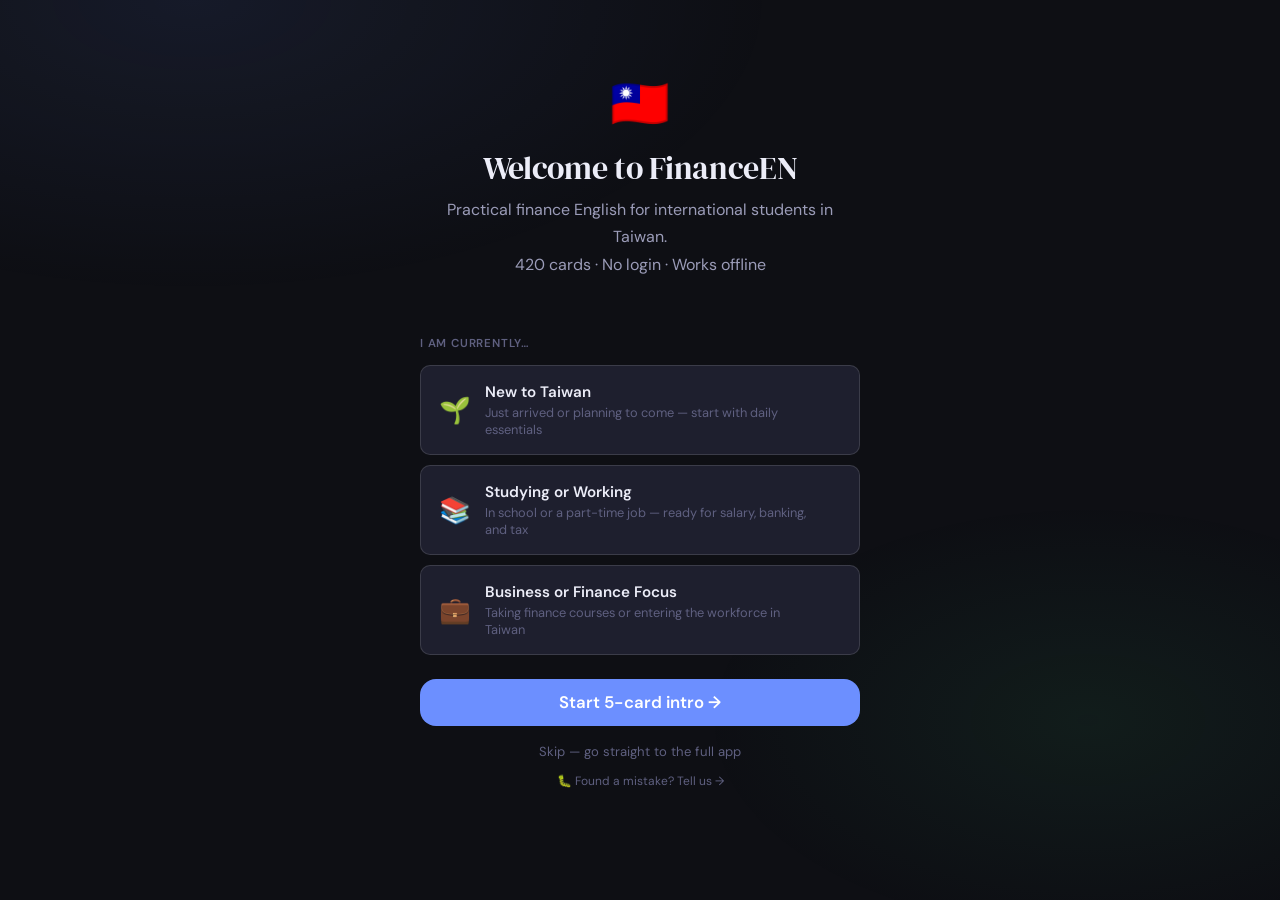
<file: index.html>
<!DOCTYPE html>
<html lang="en">
<head>
  <meta charset="utf-8">
  <script>
    /* Onboarding redirect — runs before render, sets flag only after onboard completes */
    (function(){
      try {
        if (!localStorage.getItem('financeEN_onboarded')) {
          window.location.replace('onboard.html');
        }
      } catch(e) {}
    })();
  </script>
  <meta name="viewport" content="width=device-width, initial-scale=1.0">
  <meta name="description" content="FinanceEN — 420 practical finance English cards built for international students in Taiwan. Banking, salary, tax, investing, insurance, fintech and more. Free, offline-ready, no login.">
  <meta name="keywords" content="finance English Taiwan, 財務英文, international student Taiwan, banking vocabulary, fintech English">
  <meta name="author" content="FinanceEN">
  <meta property="og:type" content="website">
  <meta property="og:url" content="https://kennkeitarotw.github.io/FinanceMiniProject/">
  <meta property="og:title" content="FinanceEN — Finance English for International Students in Taiwan">
  <meta property="og:description" content="420 practical finance English cards for banking, salary, tax, investing, insurance and fintech — built for international students in Taiwan.">
  <meta property="og:image" content="https://kennkeitarotw.github.io/FinanceMiniProject/og-image.svg">
  <meta name="twitter:card" content="summary">
  <meta name="twitter:title" content="FinanceEN — Finance English for Taiwan">
  <meta name="twitter:description" content="420 practical finance English cards for international students in Taiwan. Free, no login.">
  <meta name="theme-color" content="#0e0f14">
  <title>FinanceEN — Finance English for Taiwan</title>
  <meta name="description" content="Learn practical finance English for life in Taiwan — 420 vocabulary cards.">
  <meta name="theme-color" content="#0e0f14">
  <meta property="og:title" content="FinanceEN — Finance English for Taiwan">
  <meta property="og:description" content="Learn practical finance English for life in Taiwan — 420 vocabulary cards.">
  <meta property="og:type" content="website">
  <meta property="og:url" content="https://kennkeitarotw.github.io/FinanceMiniProject/">
  <meta name="twitter:card" content="summary">
  <meta name="twitter:title" content="FinanceEN — Finance English for Taiwan">
  <meta name="twitter:description" content="Learn practical finance English for life in Taiwan — 420 vocabulary cards.">
  <link rel="stylesheet" href="styles.css">
</head>
<body>
<div class="page home-page">
  <header class="hero">
    <div class="hero-eyebrow">🇹🇼 Finance English · Taiwan</div>
    <h1>Learn finance English<br>for real life in Taiwan</h1>
    <p>420 cards across 9 topics — banking, investing, tax, insurance, fintech &amp; more — built for international students in Taiwan.</p>
    <div style="display:flex;align-items:center;gap:12px;flex-wrap:wrap;margin-bottom:20px;">
      <div class="streak-pill">🔥 <span data-streak>0</span>-day streak</div>
      <span style="font-size:0.82rem;color:var(--text3);"><span data-learned-count>0</span> / 420 terms learned</span>
      <span style="font-size:0.82rem;color:var(--text3);">📌 <span data-hard-count>0</span> hard words</span>
    </div>
    <div class="hero-cta-row">
      <a class="btn btn-primary btn-lg" href="study.html">▶ Start Learning</a>
      <a class="btn btn-ghost" href="study.html?section=due" id="dueLink" style="display:none;">⏰ Review due cards (<span id="herodue">0</span>)</a>
      <a class="btn btn-ghost" href="quiz.html">🧠 Take the Quiz</a>
    </div>
    <div class="hero-progress-label">
      <span>Overall Progress</span>
      <strong data-progress-text>0 / 420 learned</strong>
    </div>
    <div class="progress-track"><div class="progress-fill" data-progress-fill></div></div>
  </header>

  <h3 style="margin-bottom:12px;">Study by Section</h3>
  <div class="sections-grid">
    <a class="section-card" href="study.html?section=daily" data-section-id="daily">
      <div class="sc-icon">💴</div>
      <div class="sc-title">Daily Money</div>
      <div class="sc-count"><span class="sc-progress-text">0/60</span> learned</div>
      <div class="sc-bar progress-track"><div class="progress-fill" style="width:0%"></div></div>
    </a>
    <a class="section-card" href="study.html?section=banking" data-section-id="banking">
      <div class="sc-icon">🏦</div>
      <div class="sc-title">Banking in Taiwan</div>
      <div class="sc-count"><span class="sc-progress-text">0/60</span> learned</div>
      <div class="sc-bar progress-track"><div class="progress-fill" style="width:0%"></div></div>
    </a>
    <a class="section-card" href="study.html?section=work" data-section-id="work">
      <div class="sc-icon">💼</div>
      <div class="sc-title">Student &amp; Work Finance</div>
      <div class="sc-count"><span class="sc-progress-text">0/60</span> learned</div>
      <div class="sc-bar progress-track"><div class="progress-fill" style="width:0%"></div></div>
    </a>
    <a class="section-card" href="study.html?section=business" data-section-id="business">
      <div class="sc-icon">📊</div>
      <div class="sc-title">Business &amp; Finance Class</div>
      <div class="sc-count"><span class="sc-progress-text">0/60</span> learned</div>
      <div class="sc-bar progress-track"><div class="progress-fill" style="width:0%"></div></div>
    </a>
    <a class="section-card" href="study.html?section=investing" data-section-id="investing">
      <div class="sc-icon">📈</div>
      <div class="sc-title">Investing</div>
      <div class="sc-count"><span class="sc-progress-text">0/60</span> learned</div>
      <div class="sc-bar progress-track"><div class="progress-fill" style="width:0%"></div></div>
    </a>
    <a class="section-card" href="study.html?section=grammar" data-section-id="grammar">
      <div class="sc-icon">💬</div>
      <div class="sc-title">Grammar Patterns</div>
      <div class="sc-count"><span class="sc-progress-text">0/60</span> learned</div>
      <div class="sc-bar progress-track"><div class="progress-fill" style="width:0%"></div></div>
    </a>
    <a class="section-card" href="study.html?section=insurance" data-section-id="insurance">
      <div class="sc-icon">🛡️</div>
      <div class="sc-title">Insurance</div>
      <div class="sc-count"><span class="sc-progress-text">0/20</span> learned</div>
      <div class="sc-bar progress-track"><div class="progress-fill" style="width:0%"></div></div>
    </a>
    <a class="section-card" href="study.html?section=fintech" data-section-id="fintech">
      <div class="sc-icon">📱</div>
      <div class="sc-title">Fintech &amp; Digital Finance</div>
      <div class="sc-count"><span class="sc-progress-text">0/20</span> learned</div>
      <div class="sc-bar progress-track"><div class="progress-fill" style="width:0%"></div></div>
    </a>
    <a class="section-card" href="study.html?section=tax" data-section-id="tax">
      <div class="sc-icon">🧾</div>
      <div class="sc-title">Personal Finance &amp; Tax</div>
      <div class="sc-count"><span class="sc-progress-text">0/20</span> learned</div>
      <div class="sc-bar progress-track"><div class="progress-fill" style="width:0%"></div></div>
    </a>
  </div>

  <h3 style="margin-bottom:10px;">Real-life Scenarios</h3>
  <p style="font-size:0.84rem;color:var(--text3);margin-bottom:12px;">Jump into vocabulary grouped by real Taiwan situations.</p>
  <div class="scenarios-row">
    <a class="scenario-chip" href="browse.html?scenario=banking_account">🏦 Opening a bank account</a>
    <a class="scenario-chip" href="browse.html?scenario=first_salary">💰 Getting your first salary</a>
    <a class="scenario-chip" href="browse.html?scenario=rent_move">🏠 Renting a room in Taiwan</a>
    <a class="scenario-chip" href="browse.html?scenario=tuition">🎓 Paying tuition &amp; fees</a>
    <a class="scenario-chip" href="browse.html?scenario=tax_season">📋 Tax season in Taiwan</a>
    <a class="scenario-chip" href="browse.html?scenario=insurance_basics">🛡️ Understanding your insurance</a>
    <a class="scenario-chip" href="browse.html?scenario=fintech_daily">📱 Using fintech every day</a>
    <a class="scenario-chip" href="browse.html?scenario=tax_filing">🧾 Filing taxes in Taiwan</a>
  </div>

  <div class="stat-grid">
    <div class="stat-card"><div class="stat-val">420</div><div class="stat-label">Total Cards</div></div>
    <div class="stat-card"><div class="stat-val">9</div><div class="stat-label">Topic Sections</div></div>
    <div class="stat-card"><div class="stat-val" data-learned-count>0</div><div class="stat-label">Terms Learned</div></div>
    <div class="stat-card"><div class="stat-val" data-hard-count>0</div><div class="stat-label">Hard Words</div></div>
    <div class="stat-card"><div class="stat-val" id="freezeStat">1</div><div class="stat-label">🧊 Streak Freezes</div></div>
  </div>
  <p class="muted" style="text-align:center;padding:8px 0 0;">FinanceEN · GitHub Pages · Progress saved locally in your browser</p>
<div style="text-align:center;padding:12px 0 4px;border-top:1px solid var(--border);margin-top:24px;">
  <a href="https://forms.gle/FinanceENFeedback" target="_blank" rel="noopener" style="font-size:0.78rem;color:var(--text3);text-decoration:none;">
    🐛 Found a mistake or have feedback? Tell us →
  </a>
</div>
</div>
<nav class="bottom-nav">
  <a class="active" href="index.html"><span class="nav-icon">🏠</span>Home</a>
  <a href="study.html"><span class="nav-icon">🃏</span>Study</a>
  <a href="browse.html"><span class="nav-icon">🔎</span>Browse</a>
  <a href="quiz.html"><span class="nav-icon">🧠</span>Quiz</a>
  <a href="progress.html"><span class="nav-icon">📈</span>Progress</a>
</nav>
<div class="toast" id="toast"></div>

<script src="data.js"></script>
<script src="app.js"></script>
</body>
</html>
</file>
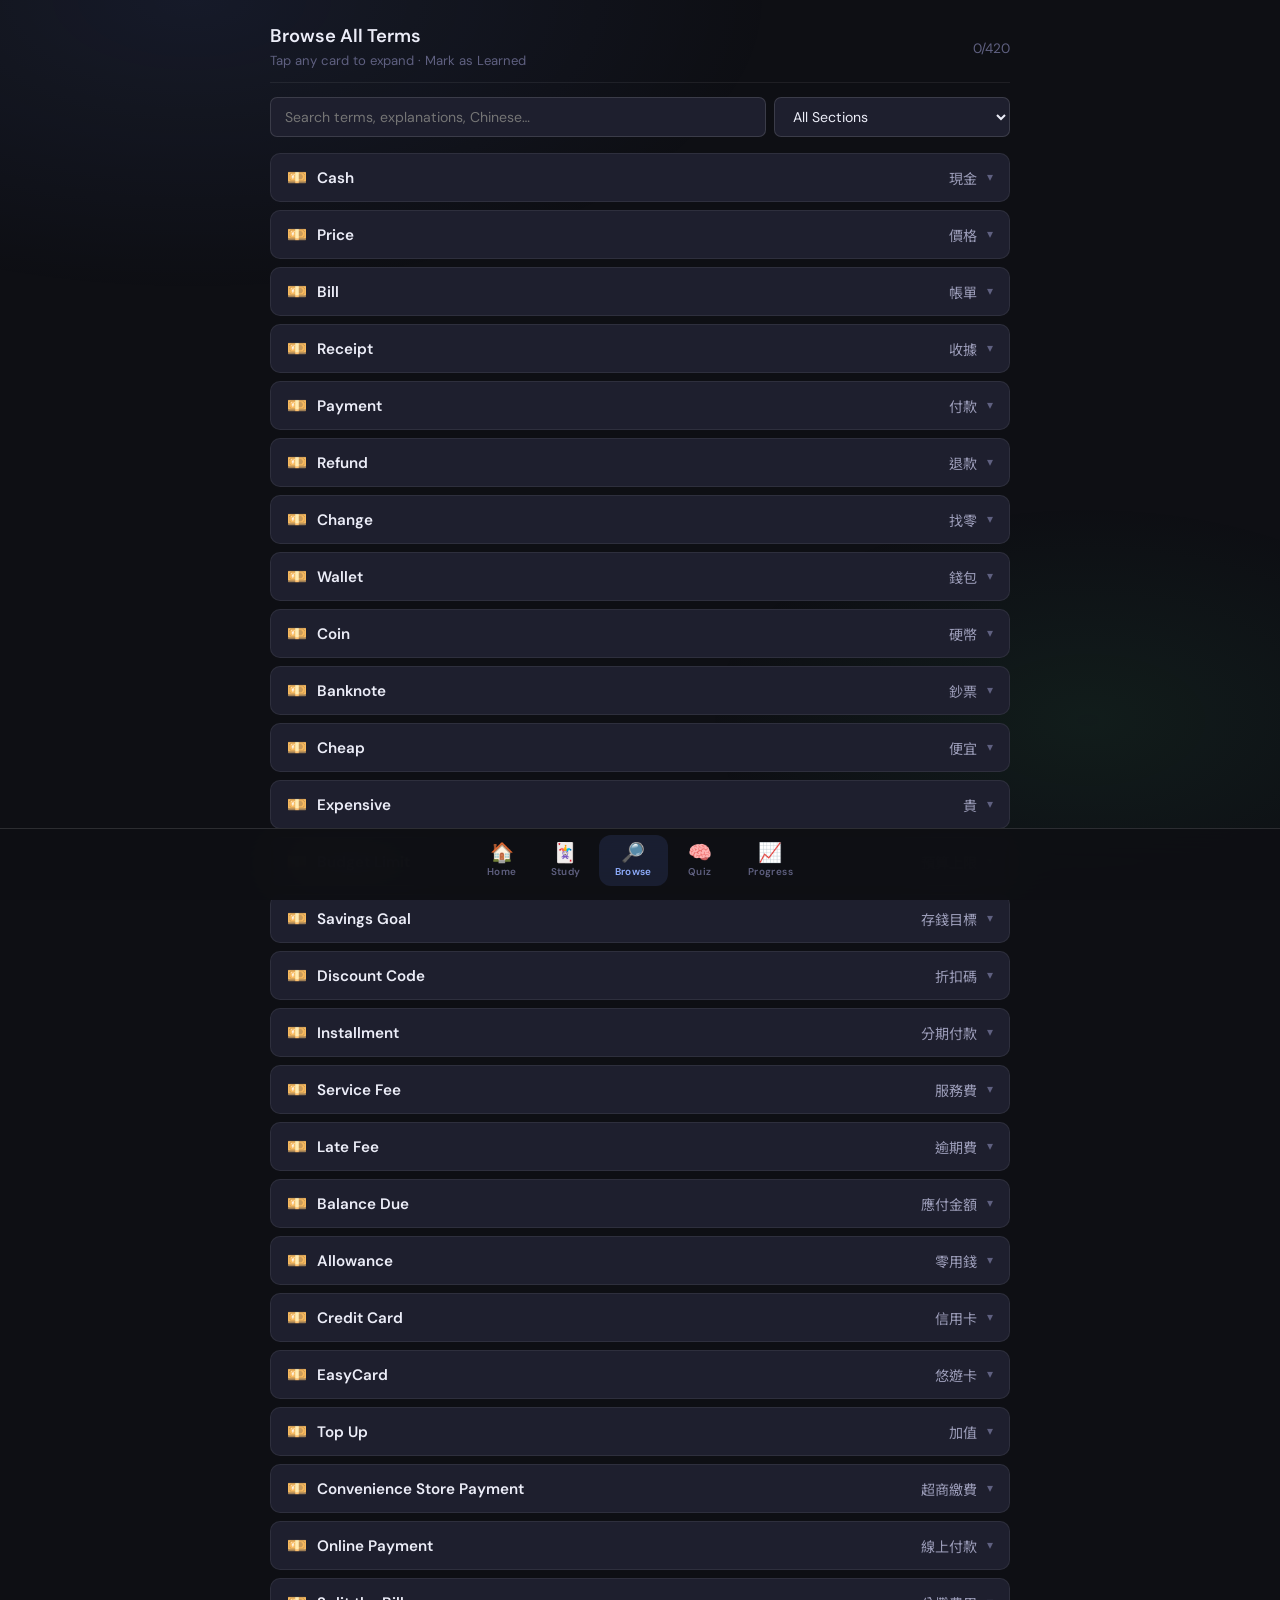
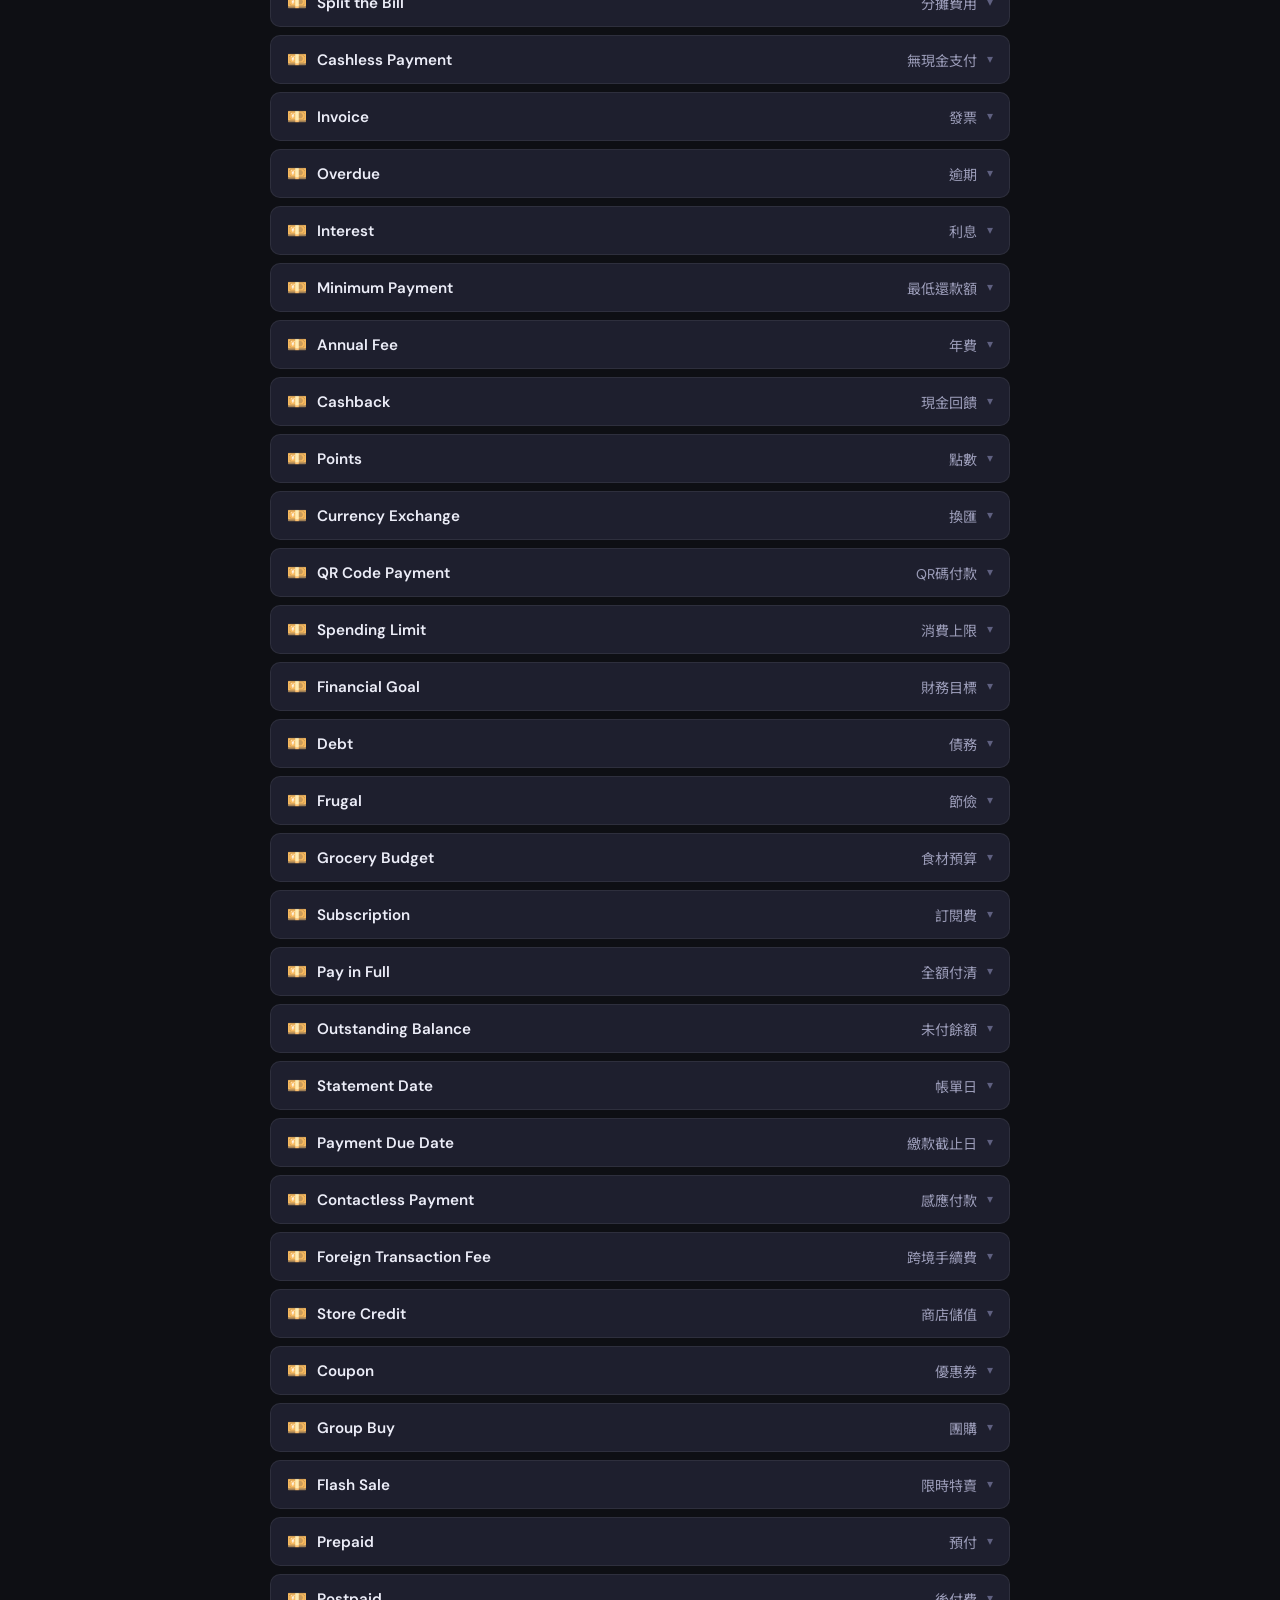
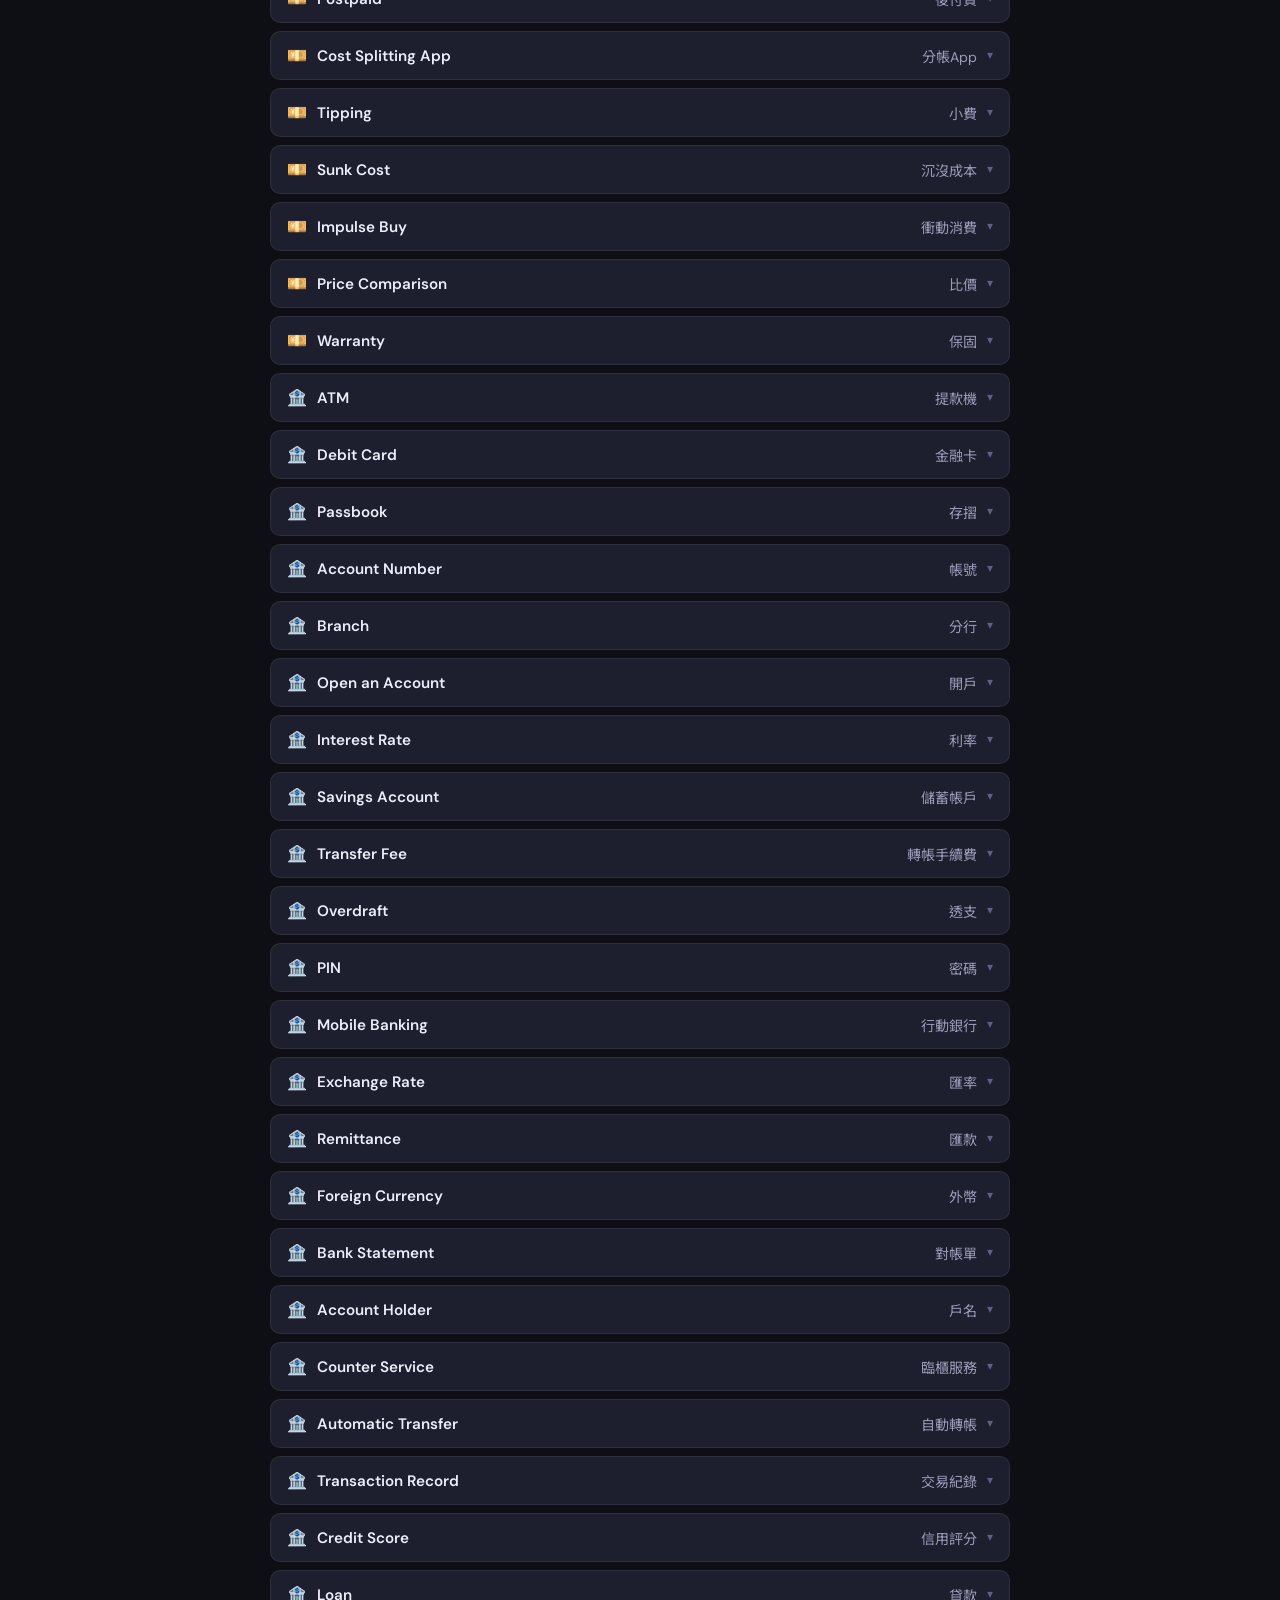
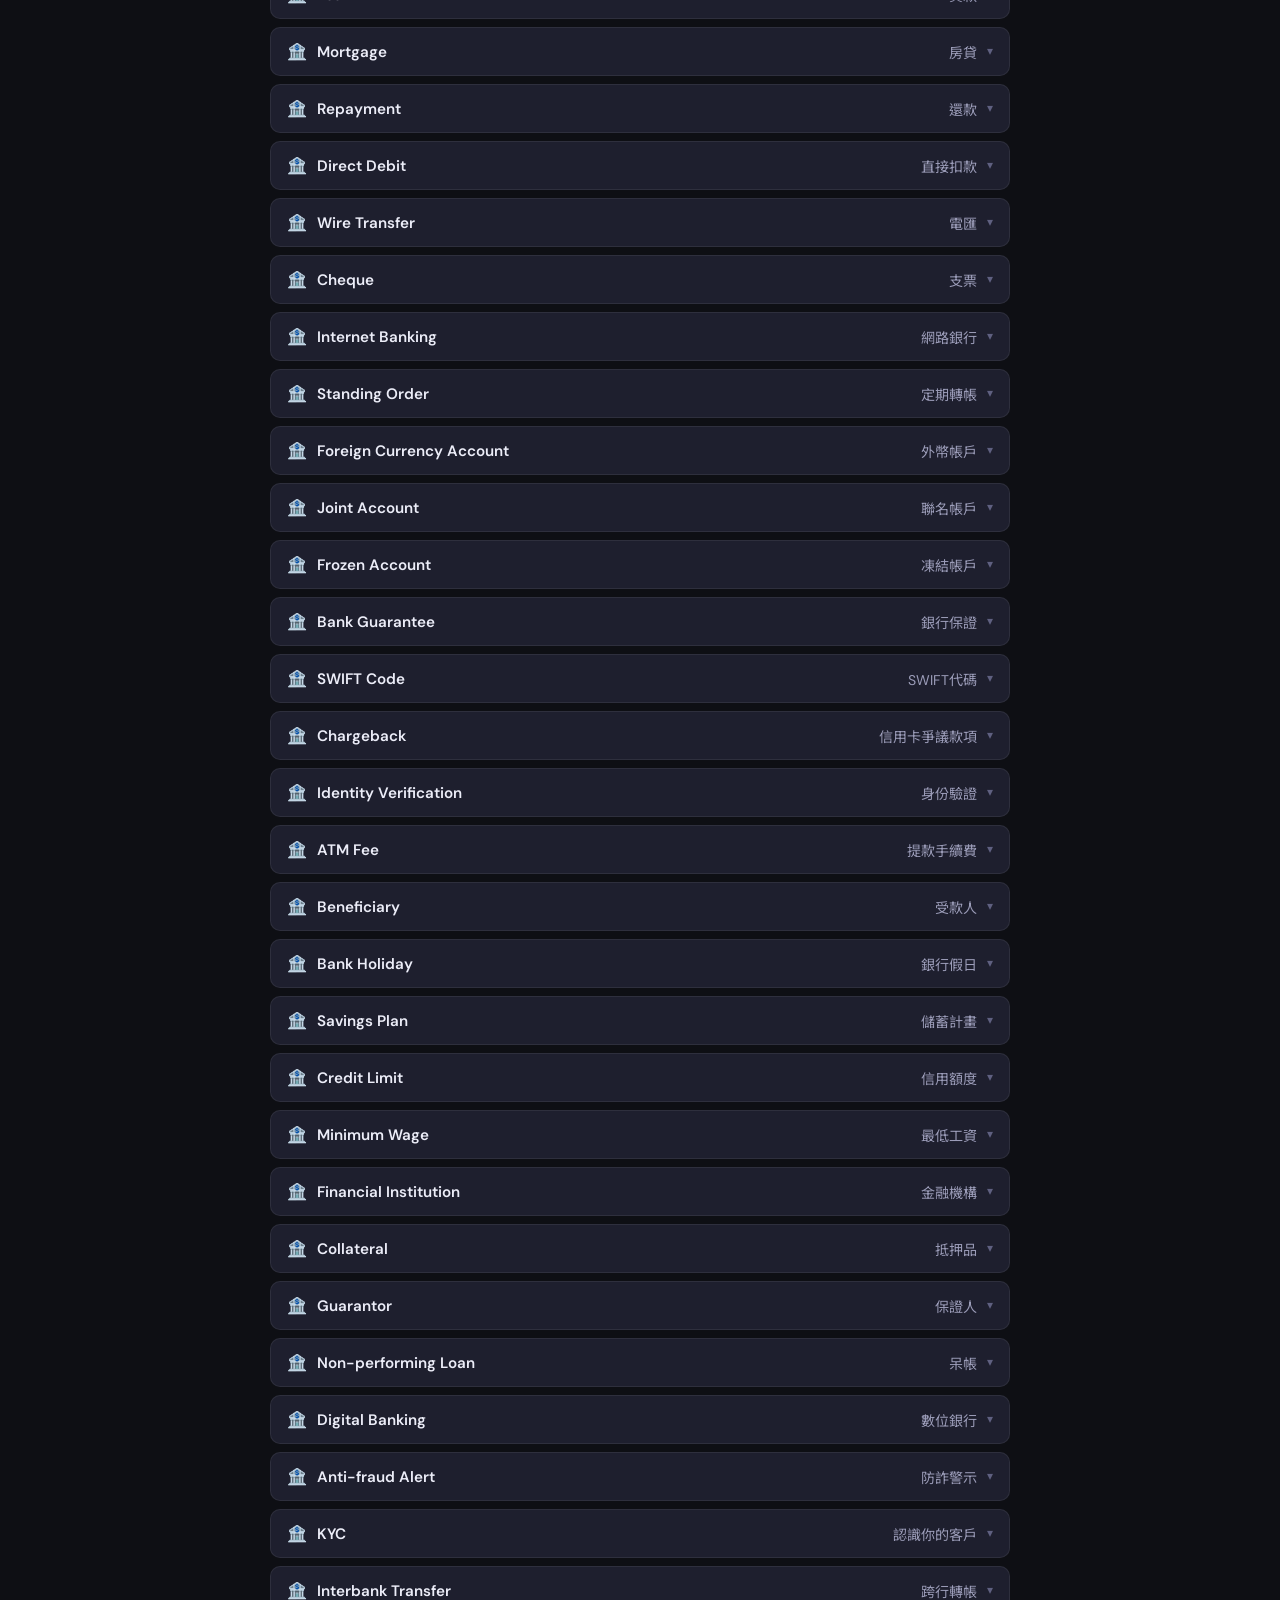
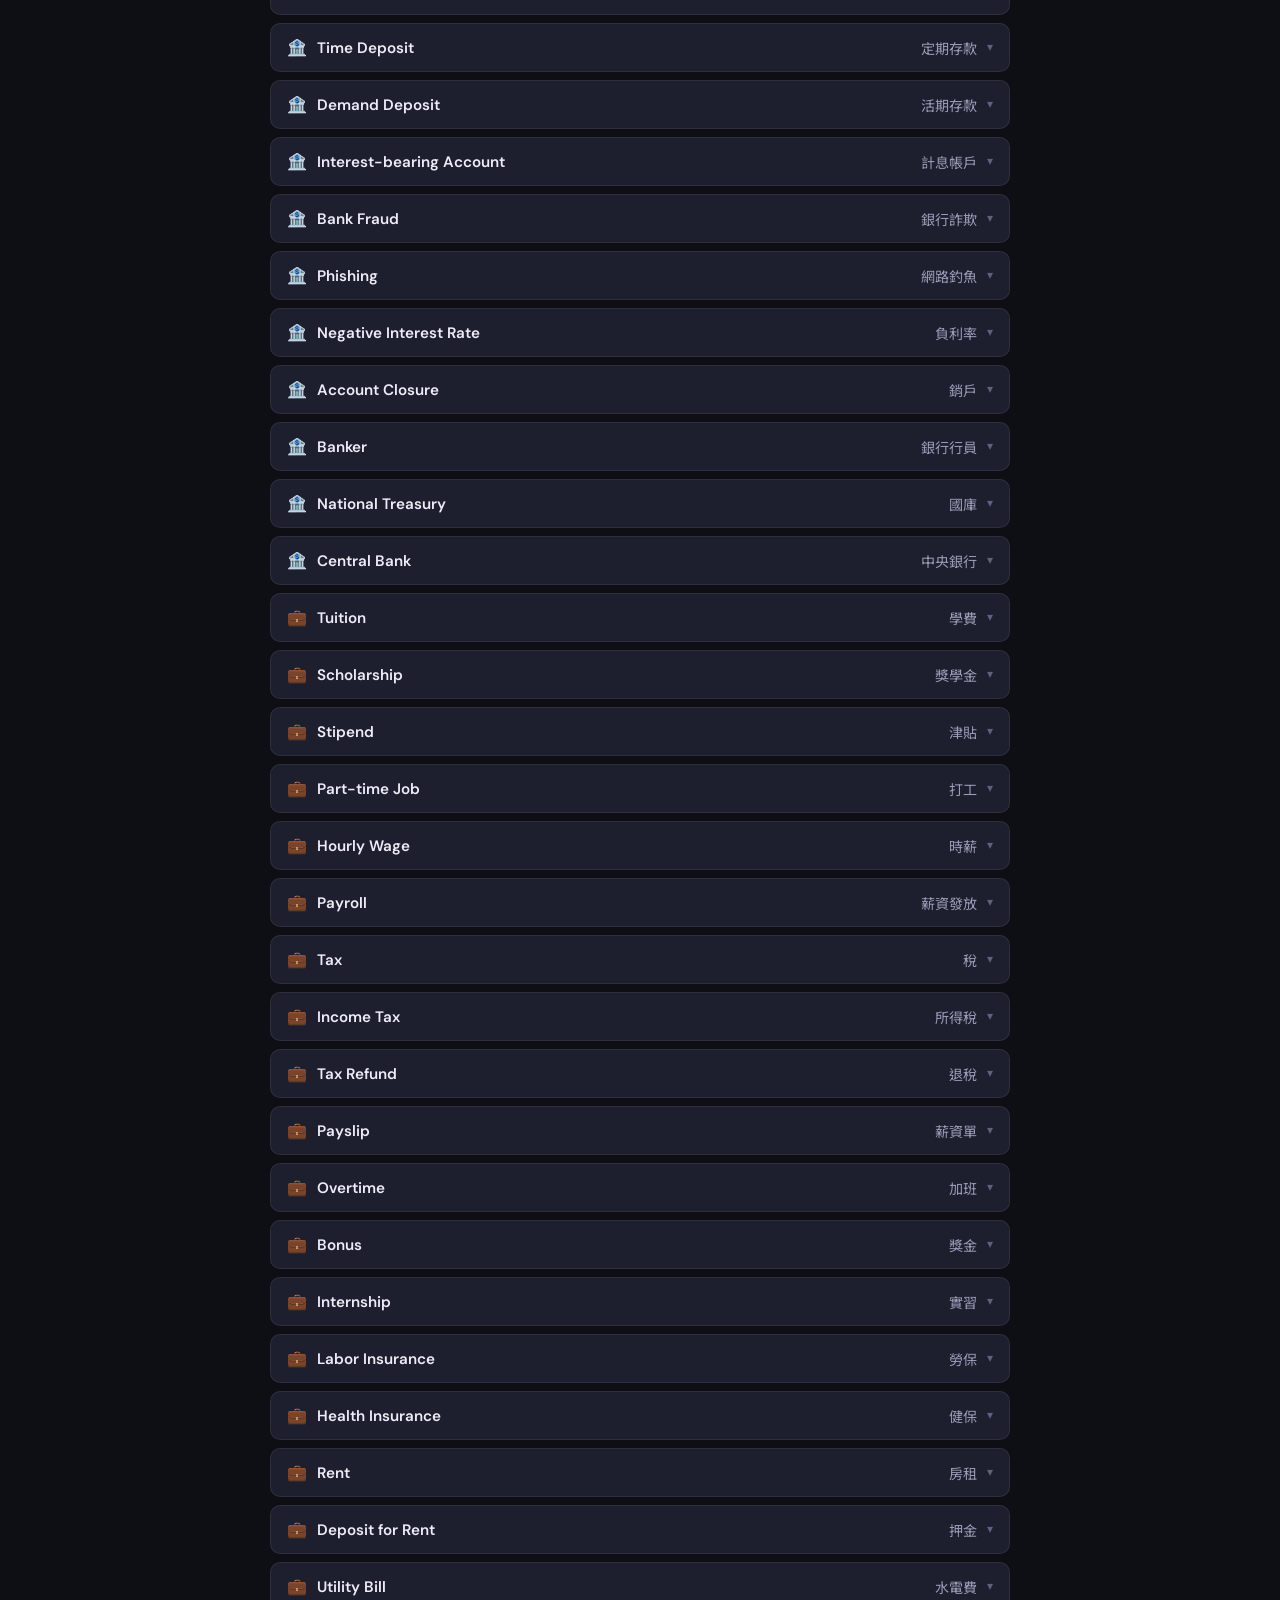
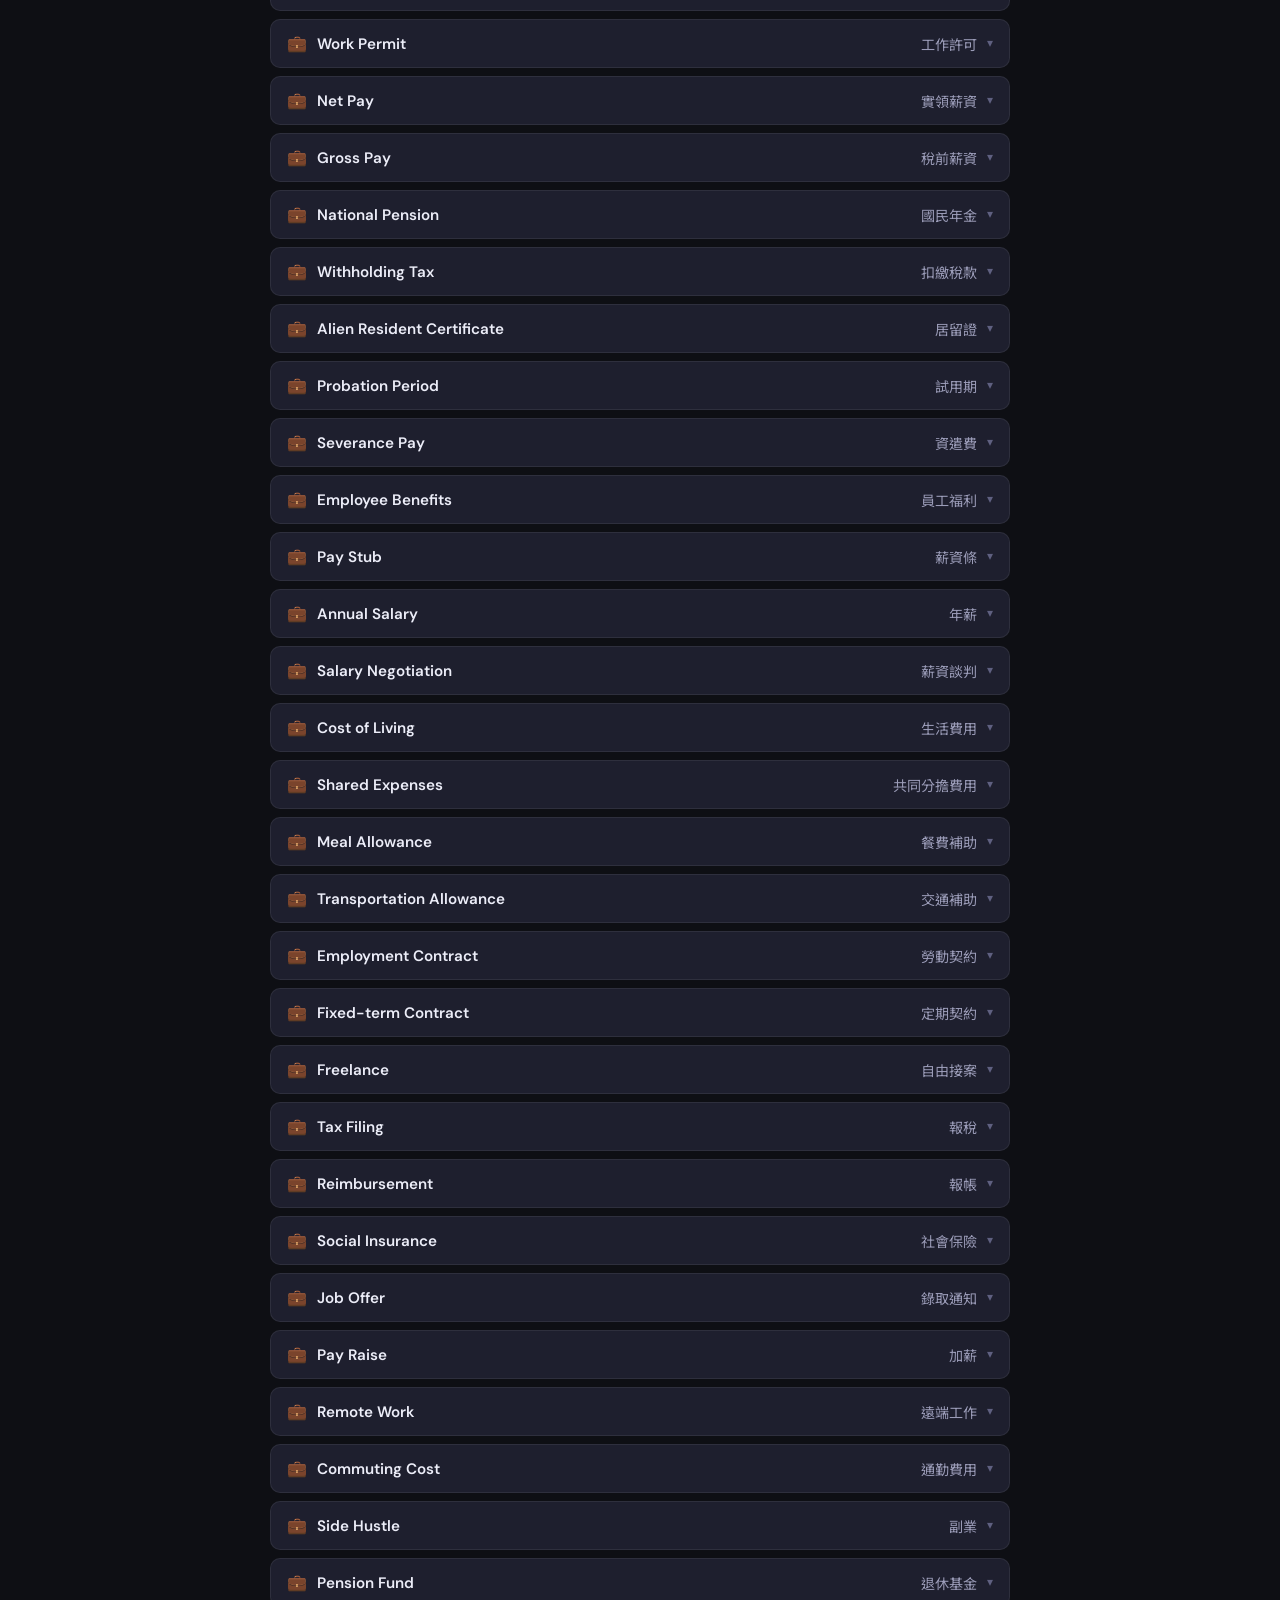
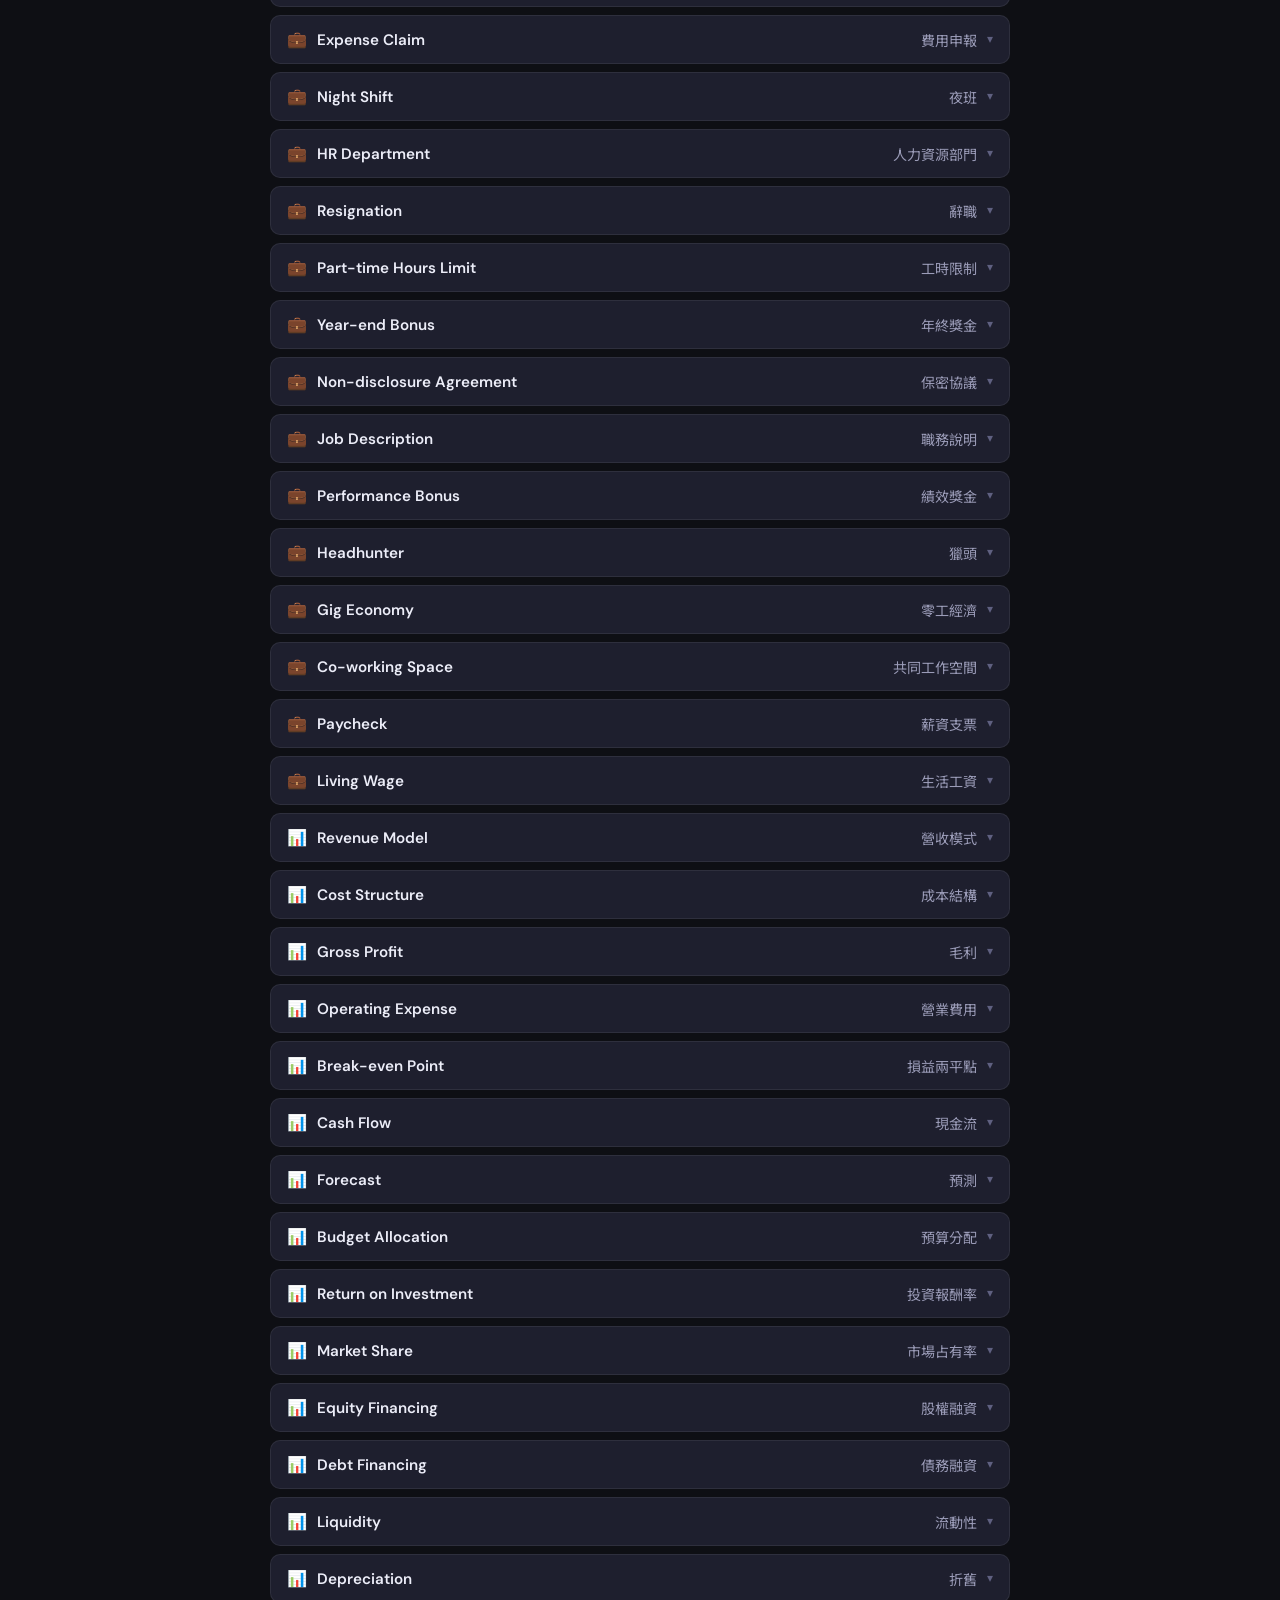
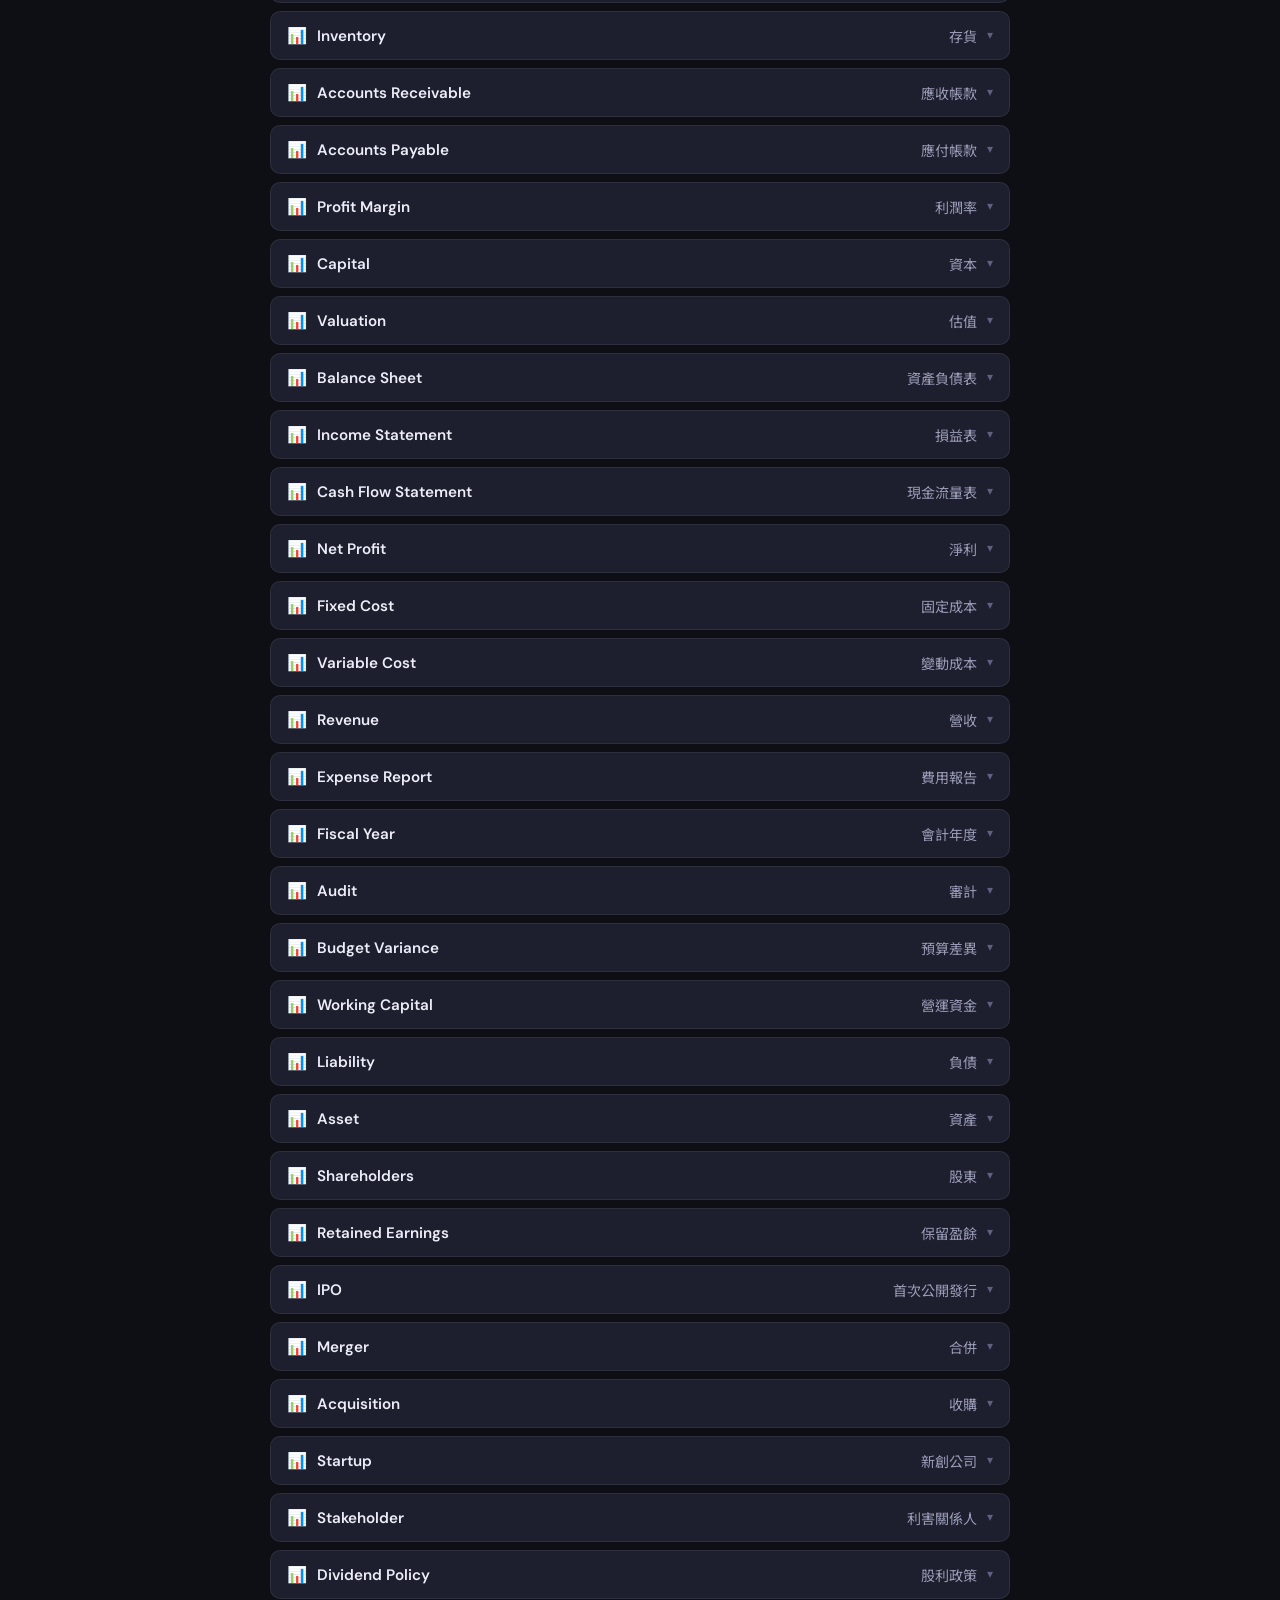
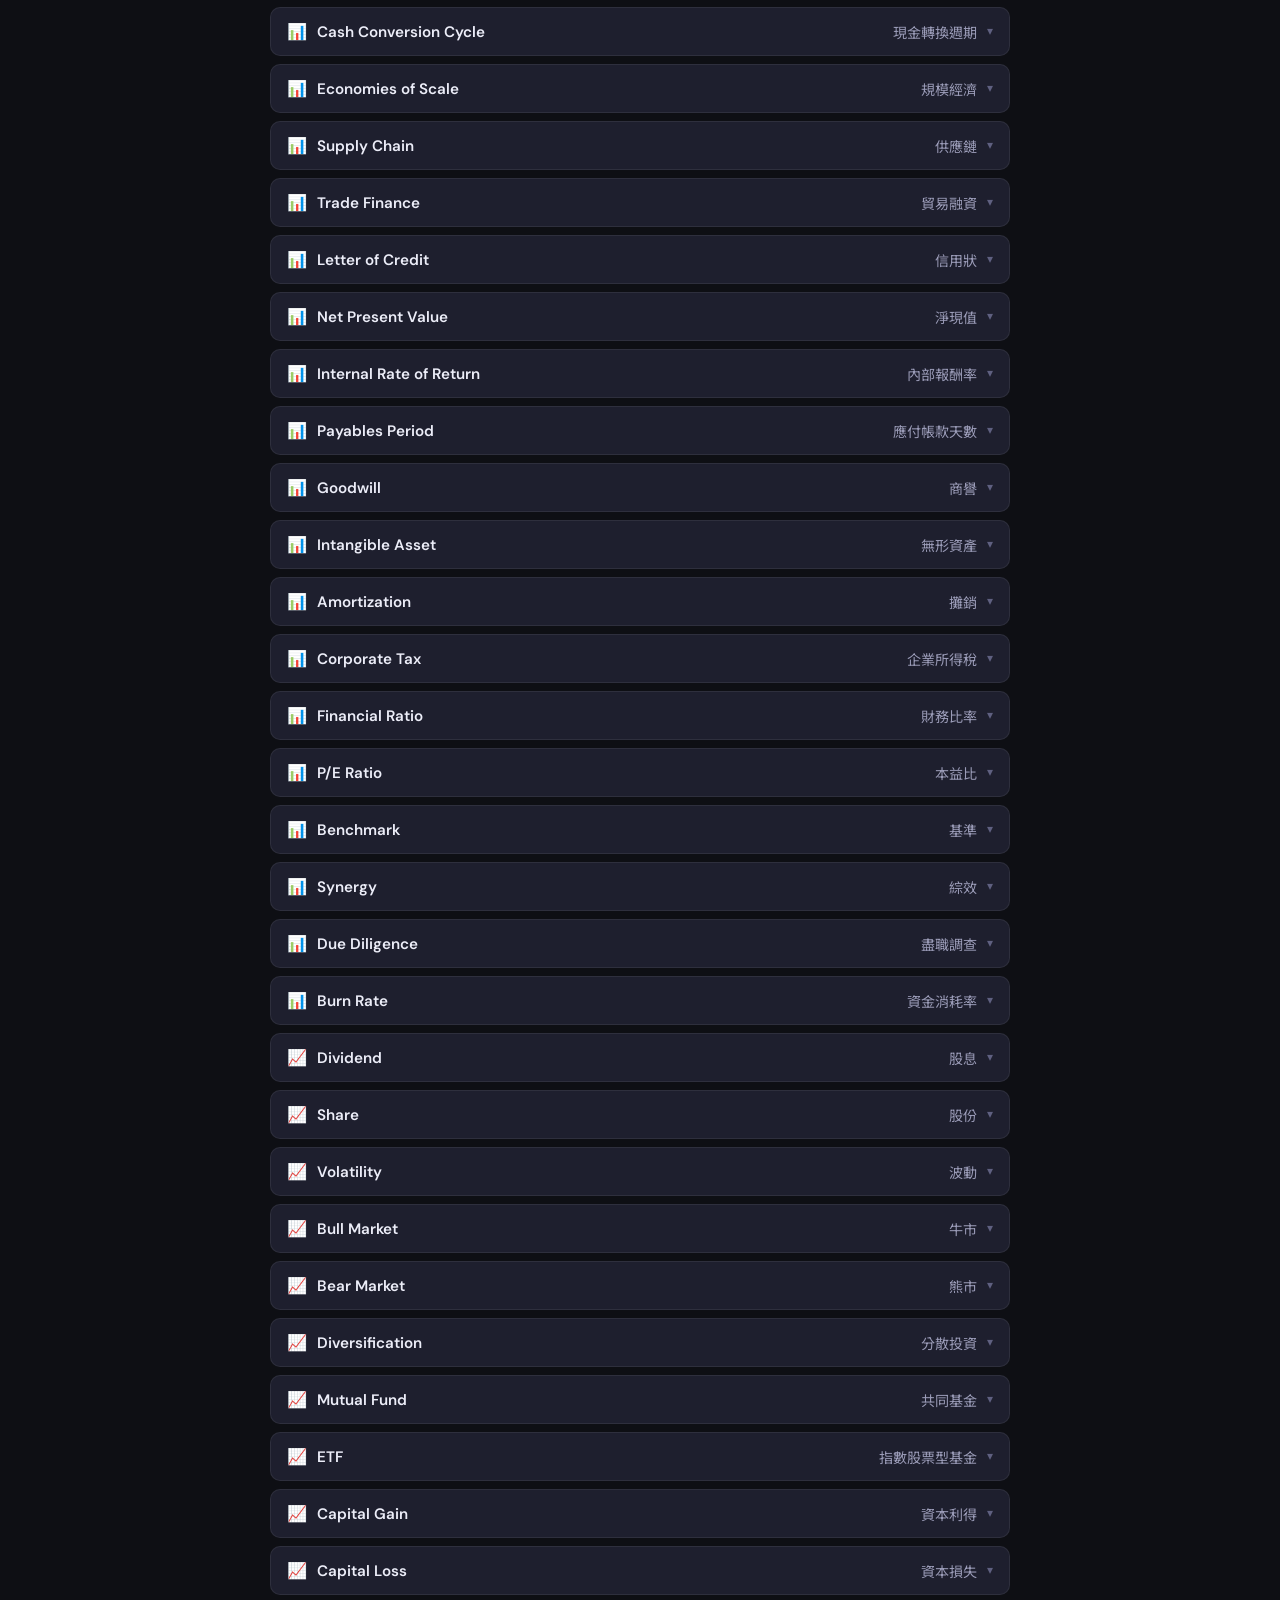
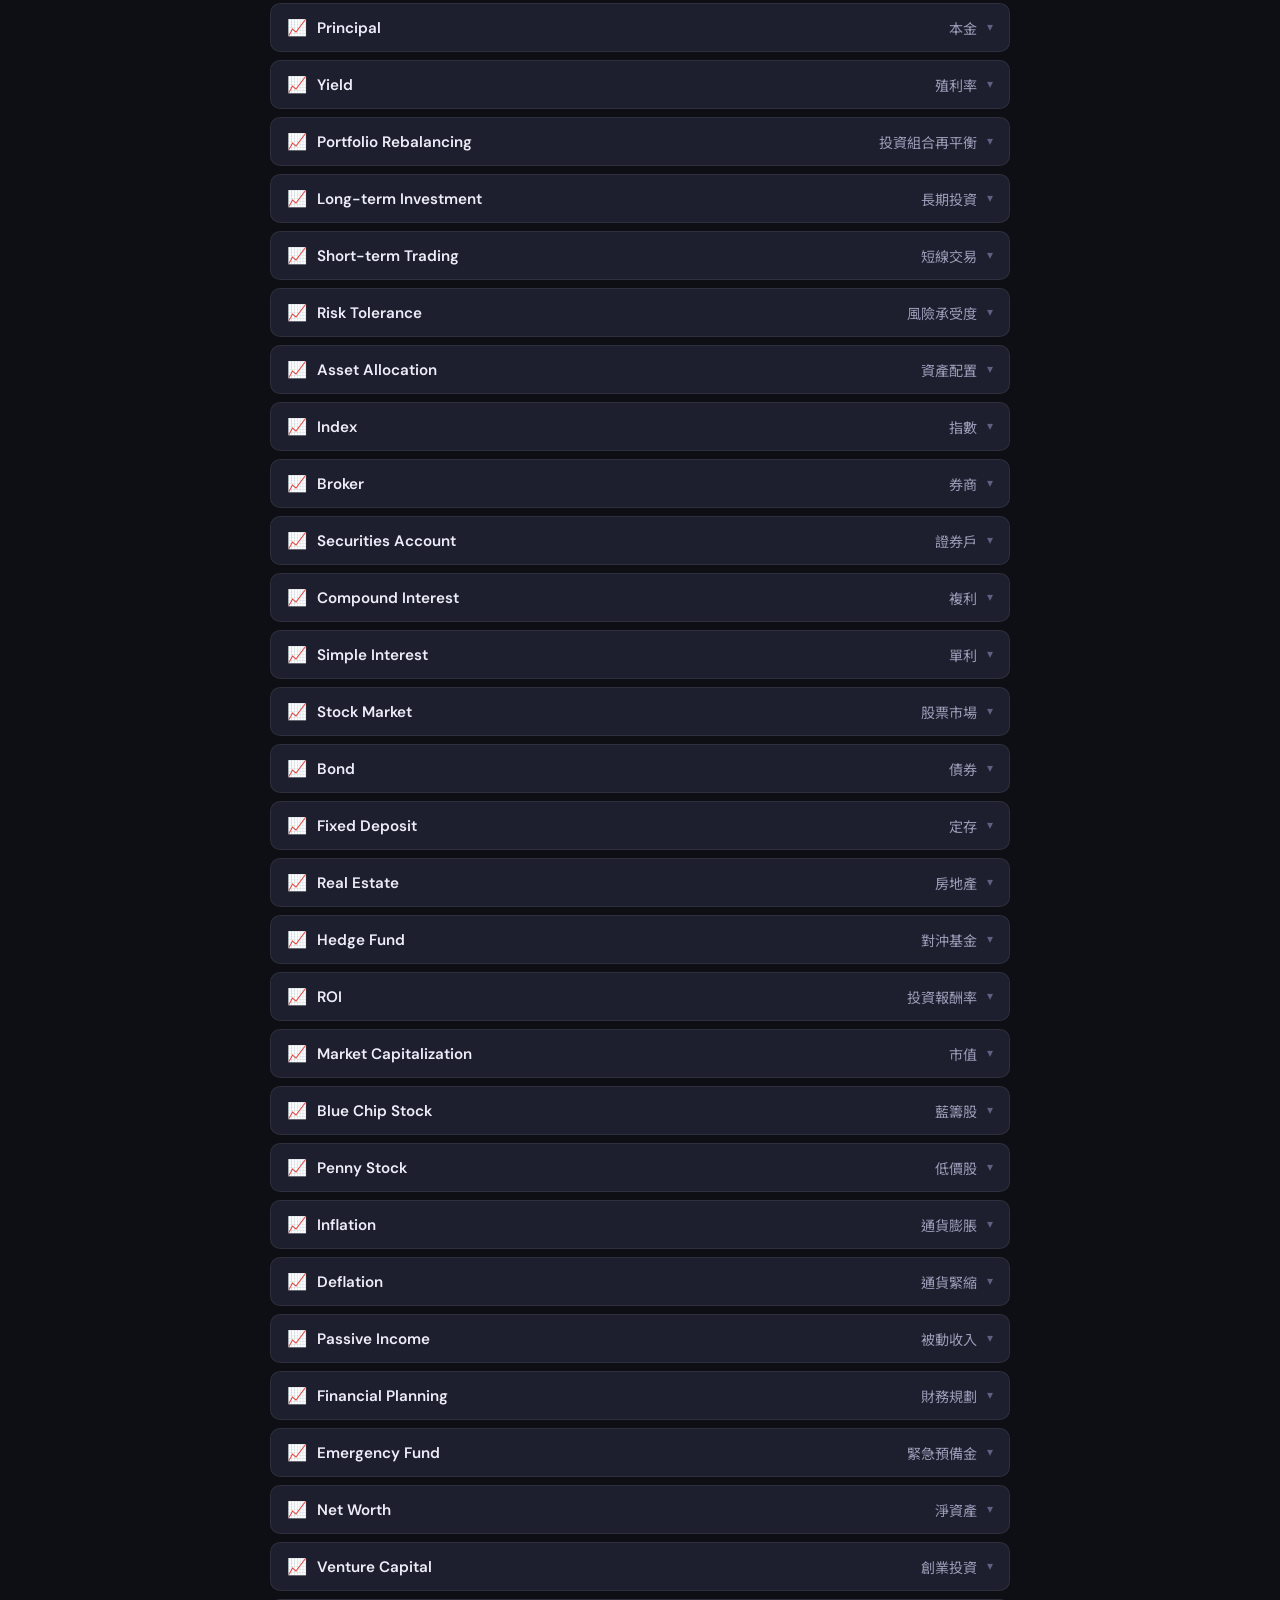
<file: browse.html>
<!DOCTYPE html>
<html lang="en">
<head>
  <meta charset="utf-8">
  <meta name="viewport" content="width=device-width, initial-scale=1.0">
  <meta name="description" content="FinanceEN — 420 practical finance English cards built for international students in Taiwan. Banking, salary, tax, investing, insurance, fintech and more. Free, offline-ready, no login.">
  <meta name="keywords" content="finance English Taiwan, 財務英文, international student Taiwan, banking vocabulary, fintech English">
  <meta name="author" content="FinanceEN">
  <meta property="og:type" content="website">
  <meta property="og:url" content="https://kennkeitarotw.github.io/FinanceMiniProject/">
  <meta property="og:title" content="Browse · FinanceEN">
  <meta property="og:description" content="420 practical finance English cards for banking, salary, tax, investing, insurance and fintech — built for international students in Taiwan.">
  <meta property="og:image" content="https://kennkeitarotw.github.io/FinanceMiniProject/og-image.svg">
  <meta name="twitter:card" content="summary">
  <meta name="twitter:title" content="Browse · FinanceEN">
  <meta name="twitter:description" content="420 practical finance English cards for international students in Taiwan. Free, no login.">
  <meta name="theme-color" content="#0e0f14">
  <title>Browse · FinanceEN</title>
  <meta name="description" content="Browse and search all 420 finance English terms with Traditional Chinese.">
  <meta name="theme-color" content="#0e0f14">
  <meta property="og:title" content="Browse · FinanceEN">
  <meta property="og:description" content="Browse and search all 420 finance English terms with Traditional Chinese.">
  <meta property="og:type" content="website">
  <meta property="og:url" content="https://kennkeitarotw.github.io/FinanceMiniProject/">
  <meta name="twitter:card" content="summary">
  <meta name="twitter:title" content="Browse · FinanceEN">
  <meta name="twitter:description" content="Browse and search all 420 finance English terms with Traditional Chinese.">
  <link rel="stylesheet" href="styles.css">
</head>
<body>
<div class="page browse-page">

  <div class="section-header">
    <div>
      <h2 style="margin-bottom:2px;">Browse All Terms</h2>
      <p class="muted" style="font-size:0.82rem;">Tap any card to expand · Mark as Learned</p>
    </div>
    <span class="muted"><span data-learned-count>0</span>/420</span>
  </div>

  <!-- Scenario highlight (shown when ?scenario= param is set) -->
  <div id="scenarioBlock" style="display:none;" class="scenario-block">
    <h2 id="scenarioTitle"></h2>
    <p class="sb-desc" id="scenarioDesc"></p>
    <div class="sb-terms" id="scenarioTerms"></div>
  </div>

  <!-- Filter -->
  <div class="filter-row">
    <input type="search" id="searchInput" placeholder="Search terms, explanations, Chinese…">
    <select id="sectionFilter">
      <option value="all">All Sections</option>
      <option value="daily">💴 Daily Money</option>
      <option value="banking">🏦 Banking in Taiwan</option>
      <option value="work">💼 Student &amp; Work</option>
      <option value="business">📊 Business &amp; Finance Class</option>
      <option value="investing">📈 Investing</option>
      <option value="grammar">💬 Grammar Patterns</option>
      <option value="insurance">🛡️ Insurance</option>
      <option value="fintech">📱 Fintech &amp; Digital Finance</option>
      <option value="tax">🧾 Personal Finance &amp; Tax</option>
    </select>
  </div>

  <div id="noResults">No results found. Try a different search.</div>
  <div class="term-list" id="termList"></div>

<div style="text-align:center;padding:12px 0 4px;border-top:1px solid var(--border);margin-top:24px;">
  <a href="https://forms.gle/FinanceENFeedback" target="_blank" rel="noopener" style="font-size:0.78rem;color:var(--text3);text-decoration:none;">
    🐛 Found a mistake or have feedback? Tell us →
  </a>
</div>
</div>
<nav class="bottom-nav">
  <a href="index.html"><span class="nav-icon">🏠</span>Home</a>
  <a href="study.html"><span class="nav-icon">🃏</span>Study</a>
  <a class="active" href="browse.html"><span class="nav-icon">🔎</span>Browse</a>
  <a href="quiz.html"><span class="nav-icon">🧠</span>Quiz</a>
  <a href="progress.html"><span class="nav-icon">📈</span>Progress</a>
</nav>
<div class="toast" id="toast"></div>

<script src="data.js"></script>
<script src="app.js"></script>
<script>
// Handle scenario deep-link
document.addEventListener('DOMContentLoaded', function() {
  var params = new URLSearchParams(location.search);
  var sid = params.get('scenario');
  if (!sid || typeof SCENARIOS === 'undefined') return;
  var scenario = SCENARIOS.find(function(s){ return s.id === sid; });
  if (!scenario) return;
  var block = document.getElementById('scenarioBlock');
  var title = document.getElementById('scenarioTitle');
  var desc  = document.getElementById('scenarioDesc');
  var terms = document.getElementById('scenarioTerms');
  if (block) block.style.display = '';
  if (title) title.textContent = scenario.icon + ' ' + scenario.label;
  if (desc)  desc.textContent  = 'Key vocabulary for this situation:';
  if (terms) {
    terms.innerHTML = '';
    scenario.terms.forEach(function(t) {
      var chip = document.createElement('span');
      chip.className = 'scenario-term';
      chip.textContent = t;
      chip.addEventListener('click', function() {
        var input = document.getElementById('searchInput');
        if (input) { input.value = t; input.dispatchEvent(new Event('input')); }
      });
      terms.appendChild(chip);
    });
  }
});
</script>
</body>
</html>
</file>
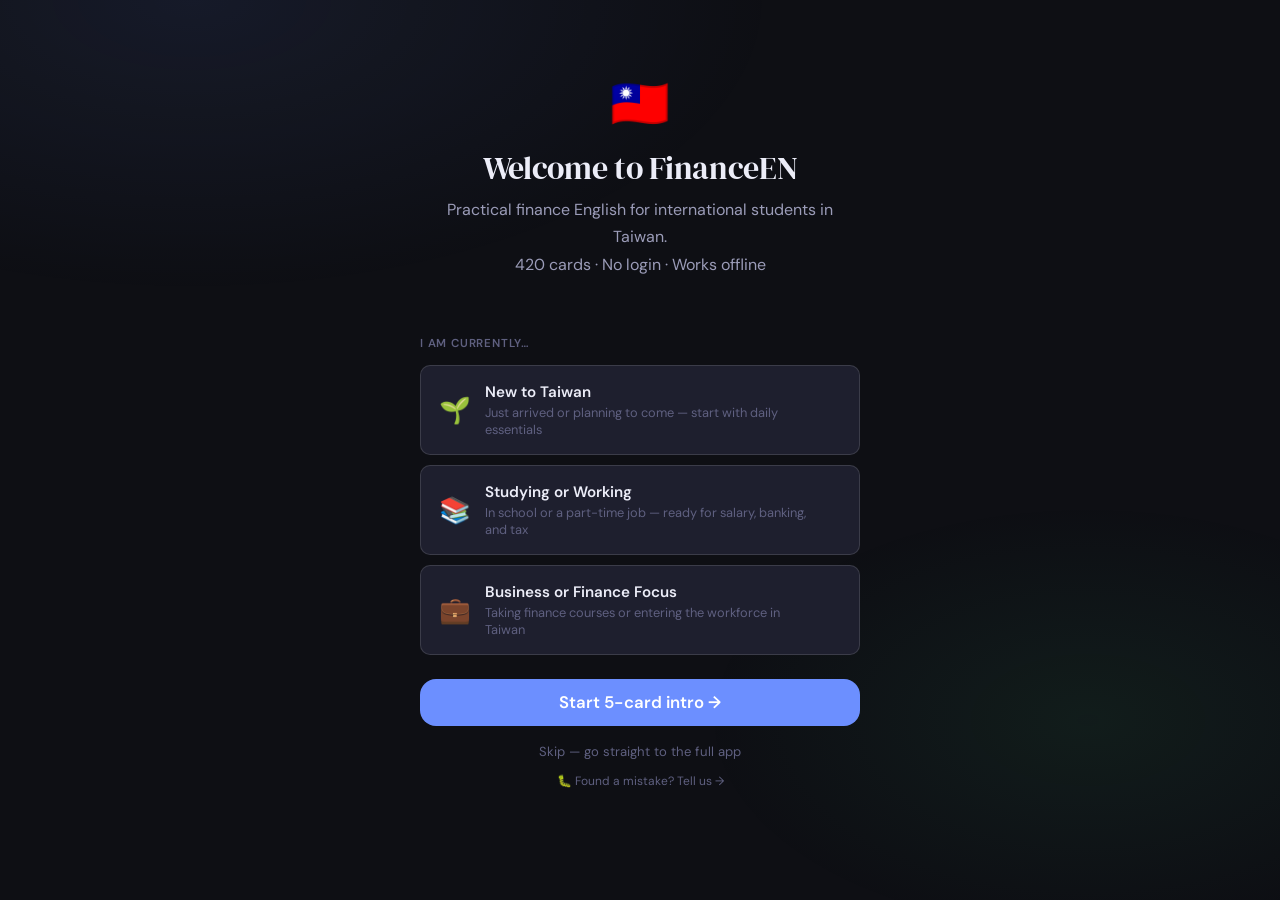
<file: onboard.html>
<!DOCTYPE html>
<html lang="en">
<head>
  <meta charset="utf-8">
  <meta name="viewport" content="width=device-width, initial-scale=1.0">
  <title>Welcome · FinanceEN</title>
  <meta name="description" content="Start learning practical finance English for life in Taiwan — free, no login needed.">
  <link rel="stylesheet" href="styles.css">
  <style>
    .onboard-wrap{max-width:480px;margin:0 auto;padding:32px 20px 100px;position:relative;z-index:1;}
    .onboard-step{display:none;}
    .onboard-step.active{display:block;}

    /* Step 0 — Welcome */
    .welcome-hero{text-align:center;padding:40px 0 32px;}
    .welcome-hero .wh-flag{font-size:3rem;margin-bottom:16px;}
    .welcome-hero h1{font-size:2rem;margin-bottom:10px;font-family:var(--serif);}
    .welcome-hero p{color:var(--text2);margin-bottom:24px;line-height:1.7;}
    .level-cards{display:flex;flex-direction:column;gap:10px;margin-bottom:24px;}
    .level-card{background:var(--surface);border:1.5px solid var(--border2);border-radius:var(--radius-sm);padding:16px 18px;cursor:pointer;transition:var(--trans);display:flex;align-items:center;gap:14px;}
    .level-card:hover,.level-card.selected{border-color:var(--accent);background:rgba(108,143,255,0.08);}
    .level-card .lc-icon{font-size:1.6rem;flex-shrink:0;}
    .level-card .lc-title{font-size:0.95rem;font-weight:600;color:var(--text);margin-bottom:2px;}
    .level-card .lc-desc{font-size:0.8rem;color:var(--text3);}
    .level-card .lc-check{margin-left:auto;font-size:1.1rem;opacity:0;transition:var(--trans);}
    .level-card.selected .lc-check{opacity:1;}

    /* Step 1 — 5 starter cards */
    .starter-header{text-align:center;margin-bottom:24px;}
    .starter-header .sh-badge{display:inline-block;background:rgba(245,197,66,0.15);color:var(--gold2);font-size:0.72rem;font-weight:700;letter-spacing:0.08em;padding:4px 12px;border-radius:40px;margin-bottom:10px;}
    .starter-header h2{font-size:1.3rem;color:var(--text);margin-bottom:6px;}
    .starter-header p{font-size:0.85rem;color:var(--text3);}
    .starter-progress{display:flex;gap:6px;justify-content:center;margin-bottom:24px;}
    .sp-dot{width:28px;height:4px;border-radius:2px;background:var(--border2);transition:background 0.3s;}
    .sp-dot.done{background:var(--accent);}
    .sp-dot.active{background:var(--gold);}

    /* Starter card */
    .sc-stage{perspective:1000px;margin-bottom:20px;}
    .sc-card-wrap{position:relative;width:100%;transition:transform 0.45s cubic-bezier(0.4,0,0.2,1);transform-style:preserve-3d;-webkit-transform-style:preserve-3d;cursor:pointer;min-height:260px;}
    .sc-card-wrap.flipped{transform:rotateY(180deg);}
    .sc-face{background:var(--surface);border:1.5px solid var(--border2);border-radius:20px;padding:32px 24px;display:flex;flex-direction:column;align-items:center;justify-content:center;min-height:260px;text-align:center;backface-visibility:hidden;-webkit-backface-visibility:hidden;}
    .sc-face.sc-back{position:absolute;top:0;left:0;right:0;transform:rotateY(180deg);-webkit-transform:rotateY(180deg);background:linear-gradient(145deg,var(--surface),var(--surface2));}
    .sc-english{font-size:2rem;font-weight:700;color:var(--text);margin-bottom:6px;}
    .sc-hint{font-size:0.8rem;color:var(--text3);}
    .sc-chinese{font-size:1.5rem;font-weight:500;color:var(--text);margin-bottom:4px;}
    .sc-pinyin{font-size:0.95rem;color:var(--accent2);margin-bottom:12px;}
    .sc-expl{font-size:0.85rem;color:var(--text2);line-height:1.6;margin-bottom:10px;max-width:320px;}
    .sc-example{font-size:0.8rem;color:var(--text3);font-style:italic;background:var(--bg3);padding:8px 12px;border-radius:8px;border-left:3px solid var(--accent);text-align:left;width:100%;}
    .sc-rate-row{display:flex;gap:10px;justify-content:center;margin-top:4px;}
    .sc-rate-row .btn{flex:1;max-width:140px;}

    /* Step 2 — Done */
    .done-screen{text-align:center;padding:40px 0;}
    .done-screen .ds-icon{font-size:3.5rem;margin-bottom:16px;}
    .done-screen h2{font-size:1.5rem;color:var(--text);margin-bottom:10px;}
    .done-screen p{color:var(--text2);margin-bottom:28px;max-width:360px;margin-left:auto;margin-right:auto;}
    .done-stats{display:grid;grid-template-columns:1fr 1fr 1fr;gap:10px;margin-bottom:28px;}
    .ds-stat{background:var(--surface);border:1px solid var(--border);border-radius:var(--radius-sm);padding:14px 8px;text-align:center;}
    .ds-stat .dsv{font-size:1.6rem;font-weight:700;color:var(--text);line-height:1;}
    .ds-stat .dsl{font-size:0.7rem;color:var(--text3);margin-top:3px;}
  </style>
</head>
<body>
<div class="onboard-wrap">

  <!-- Step 0: Welcome + level select -->
  <div class="onboard-step active" id="stepWelcome">
    <div class="welcome-hero">
      <div class="wh-flag">🇹🇼</div>
      <h1>Welcome to FinanceEN</h1>
      <p>Practical finance English for international students in Taiwan.<br>420 cards · No login · Works offline</p>
    </div>
    <p class="label-sm" style="margin-bottom:12px;">I am currently…</p>
    <div class="level-cards">
      <div class="level-card" data-level="beginner">
        <div class="lc-icon">🌱</div>
        <div>
          <div class="lc-title">New to Taiwan</div>
          <div class="lc-desc">Just arrived or planning to come — start with daily essentials</div>
        </div>
        <div class="lc-check">✓</div>
      </div>
      <div class="level-card" data-level="intermediate">
        <div class="lc-icon">📚</div>
        <div>
          <div class="lc-title">Studying or Working</div>
          <div class="lc-desc">In school or a part-time job — ready for salary, banking, and tax</div>
        </div>
        <div class="lc-check">✓</div>
      </div>
      <div class="level-card" data-level="advanced">
        <div class="lc-icon">💼</div>
        <div>
          <div class="lc-title">Business or Finance Focus</div>
          <div class="lc-desc">Taking finance courses or entering the workforce in Taiwan</div>
        </div>
        <div class="lc-check">✓</div>
      </div>
    </div>
    <button class="btn btn-primary btn-block btn-lg" id="btnStartOnboard" disabled>Start 5-card intro →</button>
    <div style="text-align:center;margin-top:14px;">
      <a href="index.html" style="font-size:0.82rem;color:var(--text3);text-decoration:none;">Skip — go straight to the full app</a>
    </div>
  </div>

  <!-- Step 1: 5 starter flashcards -->
  <div class="onboard-step" id="stepCards">
    <div class="starter-header">
      <div class="sh-badge">🎯 Quick Start — 5 Essential Cards</div>
      <h2>Learn 5 terms used every day in Taiwan</h2>
      <p>Tap the card to reveal · Takes about 3 minutes</p>
    </div>
    <div class="starter-progress">
      <div class="sp-dot active" id="dot0"></div>
      <div class="sp-dot" id="dot1"></div>
      <div class="sp-dot" id="dot2"></div>
      <div class="sp-dot" id="dot3"></div>
      <div class="sp-dot" id="dot4"></div>
    </div>

    <div class="sc-stage">
      <div class="sc-card-wrap" id="scWrap">
        <div class="sc-face sc-front">
          <div class="badge badge-blue" id="scBadge">Daily Money</div>
          <div class="sc-english" id="scEnglish">EasyCard</div>
          <div class="sc-hint">Tap to reveal →</div>
        </div>
        <div class="sc-face sc-back">
          <div class="sc-chinese" id="scChinese">悠遊卡</div>
          <div class="sc-pinyin" id="scPinyin">yōu yóu kǎ</div>
          <div class="sc-expl" id="scExpl">Taiwan's most common prepaid transit and payment card — works on MRT, buses, and most convenience stores.</div>
          <div class="sc-example" id="scExample">I topped up my EasyCard at 7-Eleven before taking the MRT.</div>
        </div>
      </div>
    </div>

    <div class="sc-rate-row" id="scRateRow" style="display:none;">
      <button class="btn btn-hard" id="scHard">😰 Hard</button>
      <button class="btn btn-easy" id="scGot">👍 Got it</button>
    </div>
    <p style="text-align:center;font-size:0.75rem;color:var(--text3);margin-top:8px;" id="scFlipHint">Tap the card first</p>
  </div>

  <!-- Step 2: Done -->
  <div class="onboard-step" id="stepDone">
    <div class="done-screen">
      <div class="ds-icon">🎉</div>
      <h2>You're all set!</h2>
      <p>You just completed your first session. Your progress is saved — come back tomorrow to keep your streak going.</p>
      <div class="done-stats">
        <div class="ds-stat"><div class="dsv">5</div><div class="dsl">Cards seen</div></div>
        <div class="ds-stat"><div class="dsv">1</div><div class="dsl">Day streak</div></div>
        <div class="ds-stat"><div class="dsv" id="doneGot">0</div><div class="dsl">Got it</div></div>
      </div>
      <a class="btn btn-primary btn-block btn-lg" href="index.html" id="btnEnterApp" onclick="try{localStorage.setItem('financeEN_onboarded','1');}catch(e){}">Enter the full app →</a>
    </div>
  </div>

<div style="text-align:center;padding:8px 0 4px;"><a href="https://forms.gle/FinanceENFeedback" target="_blank" rel="noopener" style="font-size:0.75rem;color:var(--text3);text-decoration:none;">🐛 Found a mistake? Tell us →</a></div>
</div>
<div class="toast" id="toast"></div>
<script src="data.js"></script>
<script src="app.js"></script>
<script>
/* Onboarding-specific logic */
(function(){
  var STARTER_CARDS = [
    {id:'EasyCard',    section:'Daily Money',       sectionId:'daily',    english:'EasyCard',     chinese:'悠遊卡',   pinyin:'yōu yóu kǎ',    explanation:"Taiwan's most common prepaid transit and payment card — works on MRT, buses, and most convenience stores.",                example:'I topped up my EasyCard at 7-Eleven before taking the MRT.'},
    {id:'ATM',         section:'Banking in Taiwan', sectionId:'banking',   english:'ATM',          chinese:'提款機',   pinyin:'tí kuǎn jī',    explanation:'A machine for withdrawing cash and doing simple banking. Very common in Taiwan — found in every convenience store.',    example:'I used the ATM inside 7-Eleven to withdraw NT$1,000.'},
    {id:'Receipt',     section:'Daily Money',       sectionId:'daily',    english:'Invoice / Receipt', chinese:'發票', pinyin:'fā piào',      explanation:"In Taiwan, official receipts (發票) are also lottery tickets — keep them! You might win NT$200 to NT$10 million.",        example:'The cashier asked if I wanted a printed invoice or a digital one.'},
    {id:'Net Pay',     section:'Student & Work Finance', sectionId:'work', english:'Net Pay',      chinese:'實領薪資', pinyin:'shí lǐng xīn zī', explanation:'The actual amount deposited into your account after tax and insurance are deducted from your gross salary.',          example:'My gross pay was NT$30,000 but my net pay after deductions was NT$27,500.'},
    {id:'Health Insurance', section:'Insurance',    sectionId:'insurance', english:'NHI Card',     chinese:'健保卡',   pinyin:'jiàn bǎo kǎ',  explanation:"Taiwan's National Health Insurance card — carry it always. After 6 months of residency, most international students qualify.", example:'I showed my NHI card at the clinic and paid only NT$150 for the visit.'},
  ];

  var idx = 0, gotCount = 0, flipped = false;
  var selectedLevel = null;

  // Level selection
  document.querySelectorAll('.level-card').forEach(function(card){
    card.addEventListener('click', function(){
      document.querySelectorAll('.level-card').forEach(function(c){ c.classList.remove('selected'); });
      card.classList.add('selected');
      selectedLevel = card.getAttribute('data-level');
      document.getElementById('btnStartOnboard').disabled = false;
    });
  });

  document.getElementById('btnStartOnboard').addEventListener('click', function(){
    // Save level preference
    try { localStorage.setItem('financeEN_level', selectedLevel); } catch(e){}
    showStep('stepCards');
    renderStarterCard();
  });

  function showStep(id){
    document.querySelectorAll('.onboard-step').forEach(function(s){ s.classList.remove('active'); });
    document.getElementById(id).classList.add('active');
  }

  function renderStarterCard(){
    var c = STARTER_CARDS[idx];
    flipped = false;
    var wrap = document.getElementById('scWrap');
    wrap.classList.remove('flipped');
    document.getElementById('scBadge').textContent   = c.section;
    document.getElementById('scEnglish').textContent = c.english;
    document.getElementById('scChinese').textContent = c.chinese;
    document.getElementById('scPinyin').textContent  = c.pinyin;
    document.getElementById('scExpl').textContent    = c.explanation;
    document.getElementById('scExample').textContent = c.example;
    document.getElementById('scRateRow').style.display = 'none';
    document.getElementById('scFlipHint').style.display = '';
    // Dots
    for(var i=0;i<5;i++){
      var dot = document.getElementById('dot'+i);
      dot.className = 'sp-dot' + (i < idx ? ' done' : i===idx ? ' active' : '');
    }
  }

  document.getElementById('scWrap').addEventListener('click', function(){
    if(flipped) return;
    flipped = true;
    this.classList.add('flipped');
    document.getElementById('scRateRow').style.display = 'flex';
    document.getElementById('scFlipHint').style.display = 'none';
  });

  function rateCard(hard){
    var c = STARTER_CARDS[idx];
    // Save to SRS via app.js global functions if available
    if(typeof srsRate === 'function') srsRate(c.id, hard ? 1 : 4);
    if(!hard) gotCount++;
    idx++;
    if(idx >= STARTER_CARDS.length){
      document.getElementById('doneGot').textContent = gotCount;
      // Mark onboarding as seen — only now, after completing it
      try { localStorage.setItem('financeEN_onboarded','1'); } catch(e){}
      showStep('stepDone');
    } else {
      renderStarterCard();
    }
  }

  document.getElementById('scHard').addEventListener('click', function(){ rateCard(true); });
  document.getElementById('scGot').addEventListener('click',  function(){ rateCard(false); });

  // Swipe support
  var tx=0;
  document.getElementById('scWrap').addEventListener('touchstart',function(e){ tx=e.touches[0].clientX; },{passive:true});
  document.getElementById('scWrap').addEventListener('touchend',function(e){
    var dx=e.changedTouches[0].clientX-tx;
    if(Math.abs(dx)>60 && flipped){ dx<0 ? rateCard(true) : rateCard(false); }
  },{passive:true});
})();
</script>
</body>
</html>
</file>
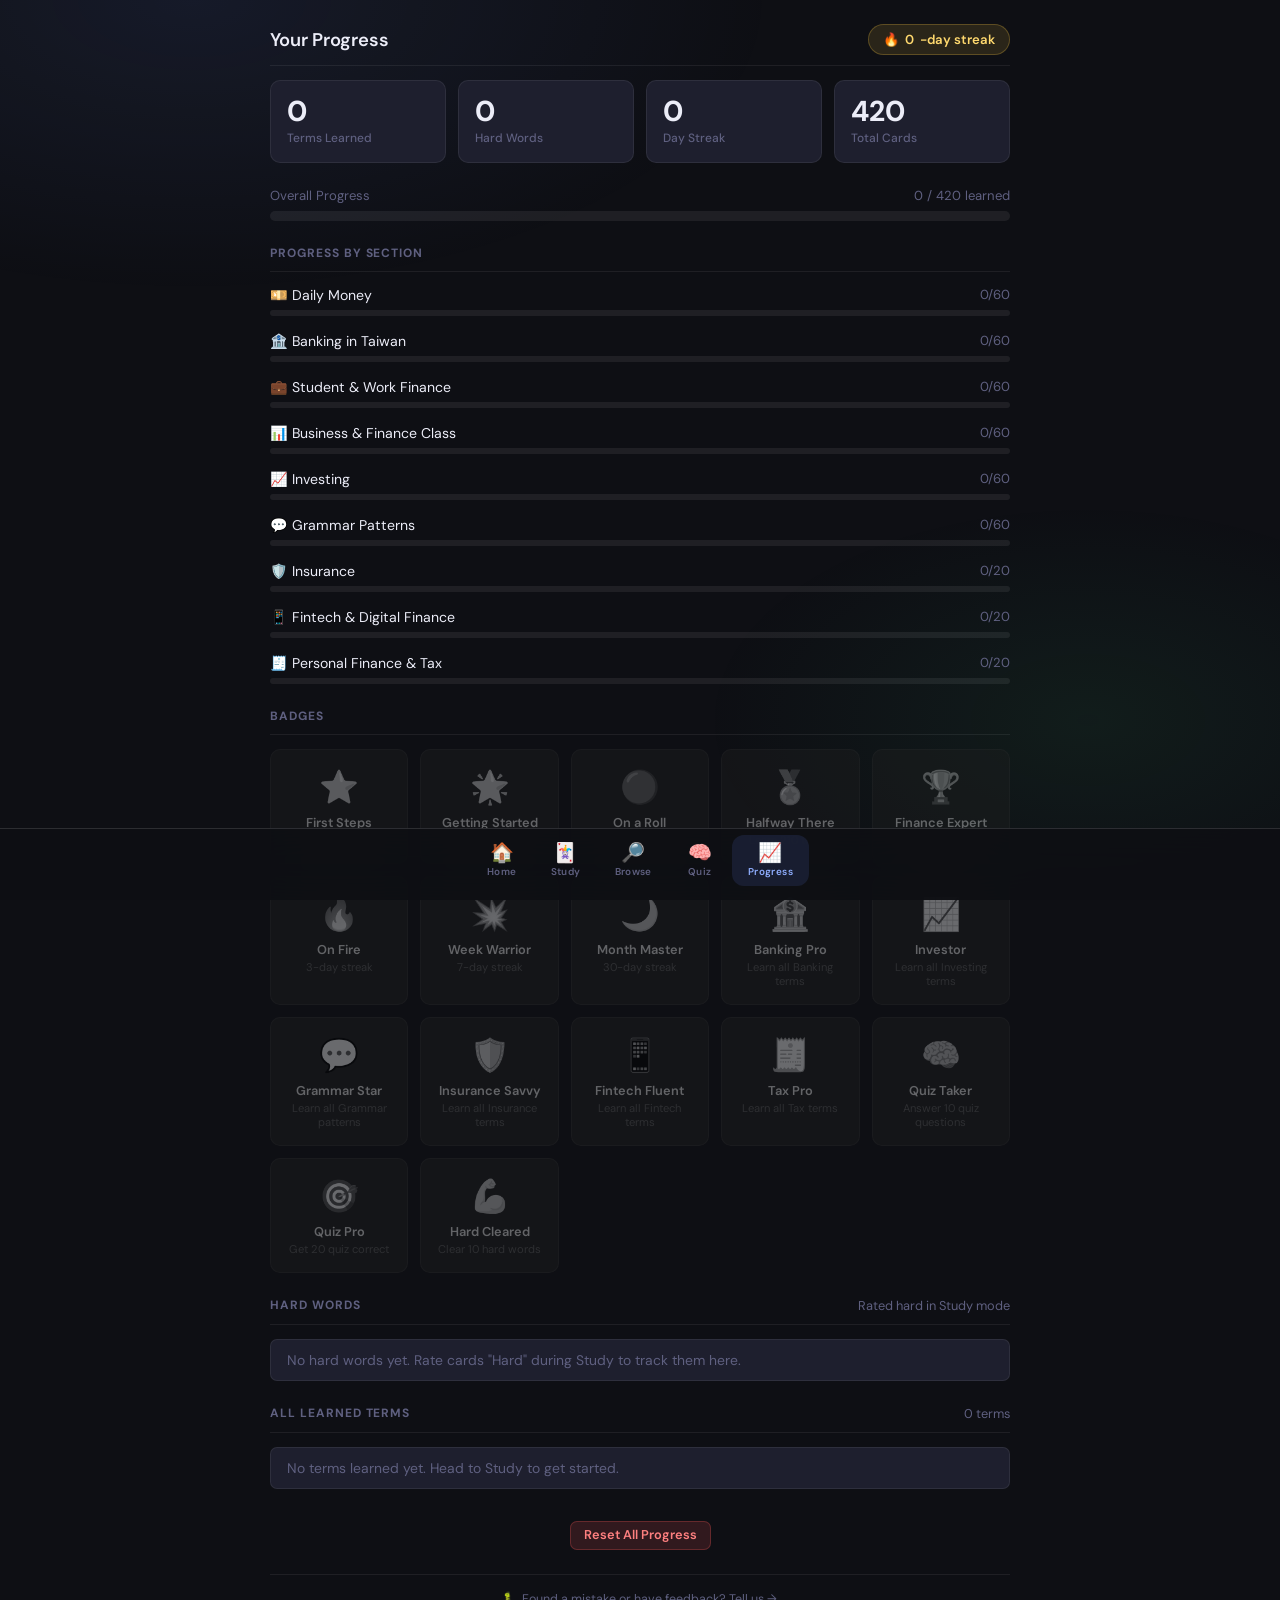
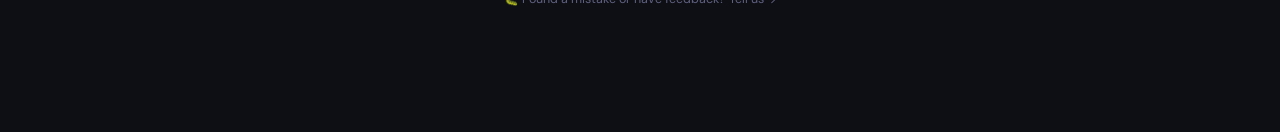
<file: progress.html>
<!DOCTYPE html>
<html lang="en">
<head>
  <meta charset="utf-8">
  <meta name="viewport" content="width=device-width, initial-scale=1.0">
  <meta name="description" content="FinanceEN — 420 practical finance English cards built for international students in Taiwan. Banking, salary, tax, investing, insurance, fintech and more. Free, offline-ready, no login.">
  <meta name="keywords" content="finance English Taiwan, 財務英文, international student Taiwan, banking vocabulary, fintech English">
  <meta name="author" content="FinanceEN">
  <meta property="og:type" content="website">
  <meta property="og:url" content="https://kennkeitarotw.github.io/FinanceMiniProject/">
  <meta property="og:title" content="Progress · FinanceEN">
  <meta property="og:description" content="420 practical finance English cards for banking, salary, tax, investing, insurance and fintech — built for international students in Taiwan.">
  <meta property="og:image" content="https://kennkeitarotw.github.io/FinanceMiniProject/og-image.svg">
  <meta name="twitter:card" content="summary">
  <meta name="twitter:title" content="Progress · FinanceEN">
  <meta name="twitter:description" content="420 practical finance English cards for international students in Taiwan. Free, no login.">
  <meta name="theme-color" content="#0e0f14">
  <title>Progress · FinanceEN</title>
  <meta name="description" content="Track your learning progress, streaks, badges, and hard words.">
  <meta name="theme-color" content="#0e0f14">
  <meta property="og:title" content="Progress · FinanceEN">
  <meta property="og:description" content="Track your learning progress, streaks, badges, and hard words.">
  <meta property="og:type" content="website">
  <meta property="og:url" content="https://kennkeitarotw.github.io/FinanceMiniProject/">
  <meta name="twitter:card" content="summary">
  <meta name="twitter:title" content="Progress · FinanceEN">
  <meta name="twitter:description" content="Track your learning progress, streaks, badges, and hard words.">
  <link rel="stylesheet" href="styles.css">
</head>
<body>
<div class="page progress-page">

  <div class="section-header">
    <h2>Your Progress</h2>
    <div class="streak-pill">🔥 <span data-streak>0</span>-day streak</div>
  </div>

  <!-- Overview stats -->
  <div class="stat-grid" style="margin-bottom:24px;">
    <div class="stat-card">
      <div class="stat-val" data-learned-count>0</div>
      <div class="stat-label">Terms Learned</div>
    </div>
    <div class="stat-card">
      <div class="stat-val" data-hard-count>0</div>
      <div class="stat-label">Hard Words</div>
    </div>
    <div class="stat-card">
      <div class="stat-val" data-streak>0</div>
      <div class="stat-label">Day Streak</div>
    </div>
    <div class="stat-card">
      <div class="stat-val">420</div>
      <div class="stat-label">Total Cards</div>
    </div>
  </div>

  <!-- Overall progress bar -->
  <div style="margin-bottom:24px;">
    <div style="display:flex;justify-content:space-between;font-size:0.82rem;color:var(--text3);margin-bottom:7px;">
      <span>Overall Progress</span>
      <span data-progress-text>0 / 420 learned</span>
    </div>
    <div class="progress-track" style="height:10px;border-radius:99px;"><div class="progress-fill" data-progress-fill></div></div>
  </div>

  <!-- Section progress -->
  <div class="section-header"><h3>Progress by Section</h3></div>
  <div id="sectionProgress" style="margin-bottom:24px;"></div>

  <!-- Badges -->
  <div class="section-header"><h3>Badges</h3></div>
  <div class="badge-grid" id="badgeGrid"></div>

  <!-- Hard words -->
  <div class="section-header">
    <h3>Hard Words</h3>
    <span class="muted" style="font-size:0.8rem;">Rated hard in Study mode</span>
  </div>
  <div class="learned-list" id="hardList" style="margin-bottom:24px;"></div>

  <!-- Learned words -->
  <div class="section-header">
    <h3>All Learned Terms</h3>
    <span class="muted" style="font-size:0.8rem;"><span data-learned-count>0</span> terms</span>
  </div>
  <div class="learned-list" id="learnedList" style="margin-bottom:32px;"></div>

  <!-- Reset -->
  <div style="text-align:center;">
    <button class="btn btn-red btn-sm" id="resetBtn">Reset All Progress</button>
  </div>

<div style="text-align:center;padding:12px 0 4px;border-top:1px solid var(--border);margin-top:24px;">
  <a href="https://forms.gle/FinanceENFeedback" target="_blank" rel="noopener" style="font-size:0.78rem;color:var(--text3);text-decoration:none;">
    🐛 Found a mistake or have feedback? Tell us →
  </a>
</div>
</div>
<nav class="bottom-nav">
  <a href="index.html"><span class="nav-icon">🏠</span>Home</a>
  <a href="study.html"><span class="nav-icon">🃏</span>Study</a>
  <a href="browse.html"><span class="nav-icon">🔎</span>Browse</a>
  <a href="quiz.html"><span class="nav-icon">🧠</span>Quiz</a>
  <a class="active" href="progress.html"><span class="nav-icon">📈</span>Progress</a>
</nav>
<div class="toast" id="toast"></div>

<script src="data.js"></script>
<script src="app.js"></script>
</body>
</html>
</file>
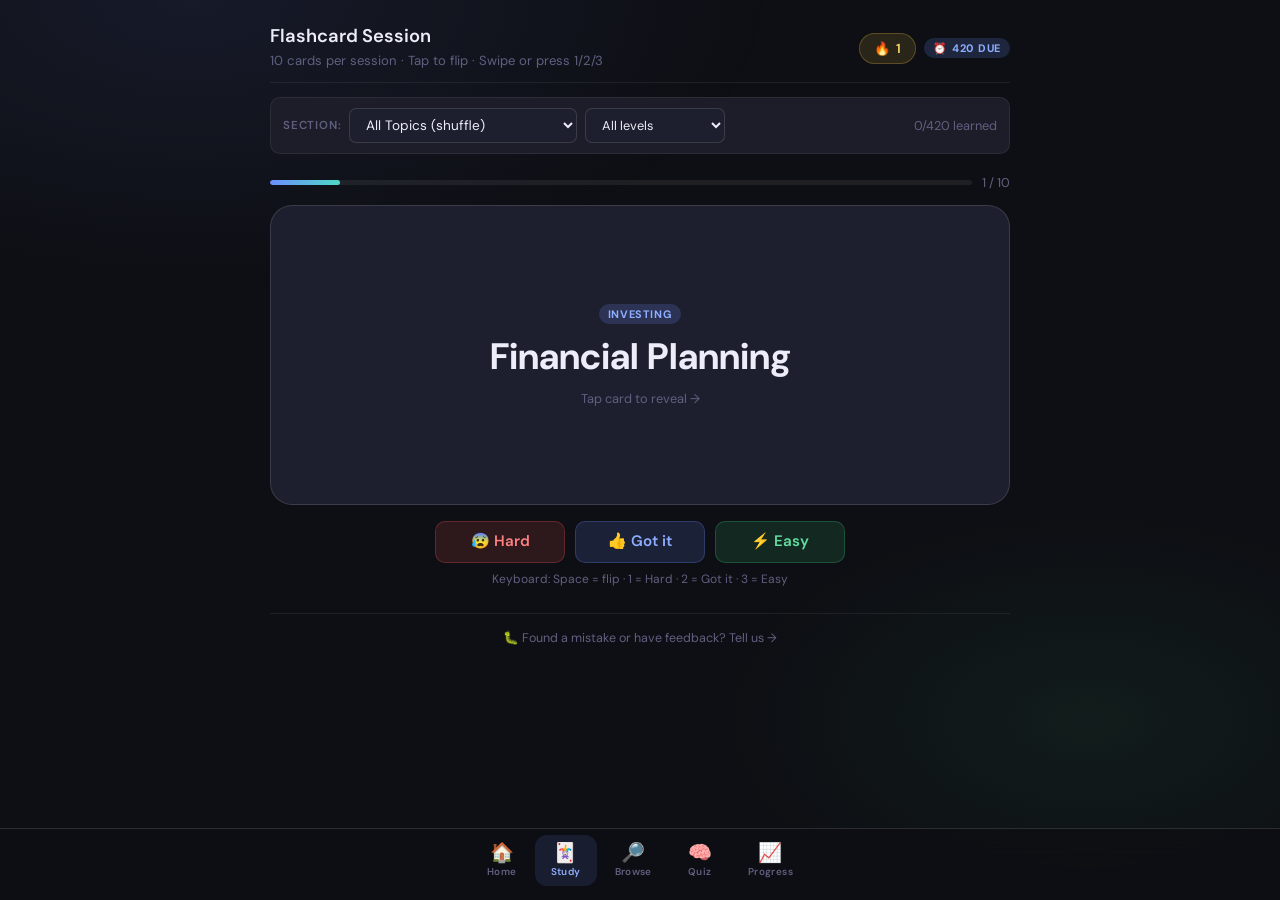
<file: study.html>
<!DOCTYPE html>
<html lang="en">
<head>
  <meta charset="utf-8">
  <meta name="viewport" content="width=device-width, initial-scale=1.0">
  <meta name="description" content="FinanceEN — 420 practical finance English cards built for international students in Taiwan. Banking, salary, tax, investing, insurance, fintech and more. Free, offline-ready, no login.">
  <meta name="keywords" content="finance English Taiwan, 財務英文, international student Taiwan, banking vocabulary, fintech English">
  <meta name="author" content="FinanceEN">
  <meta property="og:type" content="website">
  <meta property="og:url" content="https://kennkeitarotw.github.io/FinanceMiniProject/">
  <meta property="og:title" content="Study · FinanceEN">
  <meta property="og:description" content="420 practical finance English cards for banking, salary, tax, investing, insurance and fintech — built for international students in Taiwan.">
  <meta property="og:image" content="https://kennkeitarotw.github.io/FinanceMiniProject/og-image.svg">
  <meta name="twitter:card" content="summary">
  <meta name="twitter:title" content="Study · FinanceEN">
  <meta name="twitter:description" content="420 practical finance English cards for international students in Taiwan. Free, no login.">
  <meta name="theme-color" content="#0e0f14">
  <title>Study · FinanceEN</title>
  <meta name="description" content="Flashcard sessions with spaced repetition. 420 cards, 9 topics.">
  <meta name="theme-color" content="#0e0f14">
  <meta property="og:title" content="Study · FinanceEN">
  <meta property="og:description" content="Flashcard sessions with spaced repetition. 420 cards, 9 topics.">
  <meta property="og:type" content="website">
  <meta property="og:url" content="https://kennkeitarotw.github.io/FinanceMiniProject/">
  <meta name="twitter:card" content="summary">
  <meta name="twitter:title" content="Study · FinanceEN">
  <meta name="twitter:description" content="Flashcard sessions with spaced repetition. 420 cards, 9 topics.">
  <link rel="stylesheet" href="styles.css">
</head>
<body>
<div class="page study-page">

  <div class="section-header">
    <div>
      <h2 style="margin-bottom:2px;">Flashcard Session</h2>
      <p class="muted" style="font-size:0.82rem;" id="studySubtitle">10 cards per session · Tap to flip · Swipe or press 1/2/3</p>
    </div>
    <div style="display:flex;align-items:center;gap:8px;">
      <div class="streak-pill">🔥 <span data-streak>0</span></div>
      <div id="dueBadge" class="badge badge-blue" style="display:none;">⏰ <span id="dueCount">0</span> due</div>
    </div>
  </div>

  <!-- Toolbar -->
  <div class="study-toolbar">
    <span class="label-sm">Section:</span>
    <select id="sectionFilter">
      <option value="all">All Topics (shuffle)</option>
      <option value="daily">💴 Daily Money</option>
      <option value="banking">🏦 Banking in Taiwan</option>
      <option value="work">💼 Student &amp; Work</option>
      <option value="business">📊 Business &amp; Finance Class</option>
      <option value="investing">📈 Investing</option>
      <option value="grammar">💬 Grammar Patterns</option>
      <option value="insurance">🛡️ Insurance</option>
      <option value="fintech">📱 Fintech &amp; Digital Finance</option>
      <option value="tax">🧾 Personal Finance &amp; Tax</option>
      <option value="due">⏰ Due for Review (SRS)</option>
      <option value="hard">📌 Hard Words Only</option>
    </select>
    <select id="tierFilter" style="font-size:0.8rem;">
      <option value="all">All levels</option>
      <option value="beginner">🌱 Beginner</option>
      <option value="intermediate">📚 Intermediate</option>
      <option value="advanced">💼 Advanced</option>
    </select>
    <span class="muted" style="margin-left:auto;font-size:0.8rem;"><span data-learned-count>0</span>/420 learned</span>
  </div>

  <!-- Empty deck message (Hard Words Only with no hard words) -->
  <div class="empty-deck-msg" id="emptyDeckMsg">
    <div class="ed-icon">📌</div>
    <h3>No hard words yet</h3>
    <p>Rate cards as "Hard" during a study session and they will appear here for focused review.</p>
    <a class="btn btn-primary" href="study.html">Study All Topics</a>
  </div>

    <!-- Main session -->
  <div id="sessionMain">
    <!-- Progress bar -->
    <div class="quiz-progress-row" style="margin-bottom:14px;">
      <div class="progress-track" style="flex:1;height:5px;"><div class="progress-fill" id="fcProgFill" style="width:10%"></div></div>
      <span class="qp-text" id="fcCounter">1 / 10</span>
    </div>

    <!-- Flashcard -->
    <div class="fc-stage">
      <div class="fc-card-wrap" id="fcWrap">

        <!-- FRONT -->
        <div class="fc-face fc-front">
          <span class="badge badge-blue fc-section-badge" id="fcBadge">Daily Money</span>
          <span class="badge badge-red" id="hwBadge" style="display:none;margin-bottom:8px;">📌 Hard word</span>
          <div class="fc-english" id="fcEnglish">Cash</div>
          <div class="fc-hint" id="fcFrontHint">Tap card to reveal →</div>
          <div id="fcGrammarPrompt" style="display:none;margin-top:12px;width:100%;">
            <div style="font-size:0.78rem;color:var(--text3);margin-bottom:8px;text-transform:uppercase;letter-spacing:0.06em;">Complete the sentence:</div>
            <div id="fcGrammarFill" style="font-size:1.1rem;color:var(--accent2);font-style:italic;padding:10px 14px;background:var(--bg3);border-radius:8px;border-left:3px solid var(--accent);"></div>
          </div>
        </div>

        <!-- BACK -->
        <div class="fc-face fc-back">
          <div class="fc-chinese" id="fcChinese">現金</div>
          <div class="fc-pinyin" id="fcPinyin">xiàn jīn</div>
          <div class="fc-explanation" id="fcExpl">Cash means physical money, like bills and coins.</div>
          <div class="fc-example" id="fcExample">Some night markets still prefer cash.</div>
        </div>

      </div>
    </div>

    <!-- Rate buttons -->
    <div class="fc-rate-row">
      <button class="btn btn-hard" id="btnHard">😰 Hard</button>
      <button class="btn btn-good" id="btnGood">👍 Got it</button>
      <button class="btn btn-easy" id="btnEasy">⚡ Easy</button>
    </div>
    <p class="keyboard-hint">Keyboard: Space = flip · 1 = Hard · 2 = Got it · 3 = Easy</p>
  </div>

  <!-- Session End -->
  <div class="session-end" id="sessionEnd">
    <div class="end-icon">🎉</div>
    <h2 style="margin-bottom:8px;">Session Complete!</h2>
    <p id="endMsg" style="margin-bottom:24px;"></p>
    <div style="display:flex;gap:12px;justify-content:center;flex-wrap:wrap;">
      <button class="btn btn-primary" id="btnRestart">Next Session</button>
      <a class="btn btn-ghost" href="progress.html">View Progress</a>
    </div>
  </div>

<div style="text-align:center;padding:12px 0 4px;border-top:1px solid var(--border);margin-top:24px;">
  <a href="https://forms.gle/FinanceENFeedback" target="_blank" rel="noopener" style="font-size:0.78rem;color:var(--text3);text-decoration:none;">
    🐛 Found a mistake or have feedback? Tell us →
  </a>
</div>
</div>
<nav class="bottom-nav">
  <a href="index.html"><span class="nav-icon">🏠</span>Home</a>
  <a class="active" href="study.html"><span class="nav-icon">🃏</span>Study</a>
  <a href="browse.html"><span class="nav-icon">🔎</span>Browse</a>
  <a href="quiz.html"><span class="nav-icon">🧠</span>Quiz</a>
  <a href="progress.html"><span class="nav-icon">📈</span>Progress</a>
</nav>
<div class="toast" id="toast"></div>

<script src="data.js"></script>
<script src="app.js"></script>
</body>
</html>
</file>
<file: styles.css>
@import url('https://fonts.googleapis.com/css2?family=DM+Sans:ital,opsz,wght@0,9..40,300;0,9..40,400;0,9..40,500;0,9..40,600;0,9..40,700;1,9..40,400&family=DM+Serif+Display:ital@0;1&family=Noto+Sans+TC:wght@400;500;700&display=swap');
:root{
  --bg:#0e0f14;--bg2:#15161e;--bg3:#1c1d28;--bg4:#242535;
  --surface:#1e1f2e;--surface2:#272839;
  --border:rgba(255,255,255,0.07);--border2:rgba(255,255,255,0.13);
  --text:#ecedf8;--text2:#9b9cb8;--text3:#5f6080;
  --accent:#6c8fff;--accent2:#8faeff;
  --gold:#f5c542;--gold2:#ffd96e;
  --green:#3ecf82;--green2:#62dfa0;
  --red:#ff5a5a;--red2:#ff8080;
  --teal:#4dd9c4;
  --font:'DM Sans','Noto Sans TC',sans-serif;
  --serif:'DM Serif Display',serif;
  --radius:16px;--radius-sm:10px;--radius-xs:7px;
  --trans:0.18s cubic-bezier(0.4,0,0.2,1);
  --shadow:0 4px 24px rgba(0,0,0,0.45);
}
*{box-sizing:border-box;margin:0;padding:0;}
html{scroll-behavior:smooth;}
body{font-family:var(--font);background:var(--bg);color:var(--text);min-height:100vh;-webkit-font-smoothing:antialiased;}
body::before{content:'';position:fixed;inset:0;background:radial-gradient(ellipse 70% 50% at 15% 0%,rgba(108,143,255,0.09) 0%,transparent 65%),radial-gradient(ellipse 50% 40% at 85% 80%,rgba(62,207,130,0.07) 0%,transparent 60%);pointer-events:none;z-index:0;}
.page{max-width:780px;margin:0 auto;padding:24px 20px 120px;position:relative;z-index:1;}
h1{font-family:var(--serif);font-size:clamp(2rem,5vw,3rem);font-weight:400;line-height:1.1;letter-spacing:-0.01em;}
h2{font-size:1.15rem;font-weight:600;color:var(--text);}
h3{font-size:0.75rem;font-weight:700;color:var(--text3);text-transform:uppercase;letter-spacing:0.08em;}
p{line-height:1.7;color:var(--text2);}

/* Nav */
.bottom-nav{position:fixed;bottom:0;left:0;right:0;z-index:100;display:flex;justify-content:center;gap:2px;background:rgba(14,15,20,0.95);border-top:1px solid var(--border2);padding:6px 8px 14px;backdrop-filter:blur(24px);}
.bottom-nav a{display:flex;flex-direction:column;align-items:center;gap:3px;text-decoration:none;color:var(--text3);padding:8px 16px;border-radius:12px;font-size:0.62rem;font-weight:600;letter-spacing:0.04em;transition:var(--trans);min-width:60px;}
.bottom-nav a .nav-icon{font-size:1.2rem;line-height:1;}
.bottom-nav a:hover{color:var(--text2);}
.bottom-nav a.active{color:var(--accent2);background:rgba(108,143,255,0.12);}

/* Toast */
.toast{position:fixed;bottom:90px;left:50%;transform:translateX(-50%) translateY(8px);background:var(--surface2);border:1px solid var(--border2);color:var(--text);font-size:0.85rem;font-weight:500;padding:10px 20px;border-radius:40px;box-shadow:var(--shadow);opacity:0;pointer-events:none;transition:opacity 0.2s,transform 0.2s;z-index:200;white-space:nowrap;}
.toast.show{opacity:1;transform:translateX(-50%) translateY(0);}

/* Buttons */
.btn{display:inline-flex;align-items:center;justify-content:center;gap:8px;font-family:var(--font);font-size:0.95rem;font-weight:600;padding:12px 22px;border-radius:var(--radius-sm);border:none;cursor:pointer;transition:var(--trans);text-decoration:none;line-height:1;}
.btn-primary{background:var(--accent);color:#fff;}
.btn-primary:hover{background:var(--accent2);box-shadow:0 0 28px rgba(108,143,255,0.35);}
.btn-primary:active{transform:scale(0.97);}
.btn-ghost{background:var(--surface2);color:var(--text2);border:1px solid var(--border2);}
.btn-ghost:hover{background:var(--bg4);color:var(--text);}
.btn-green{background:var(--green);color:#0a2318;}
.btn-green:hover{background:var(--green2);box-shadow:0 0 20px rgba(62,207,130,0.3);}
.btn-red{background:rgba(255,90,90,0.15);color:var(--red2);border:1px solid rgba(255,90,90,0.25);}
.btn-red:hover{background:rgba(255,90,90,0.25);}
.btn-block{width:100%;display:flex;}
.btn-lg{padding:15px 28px;font-size:1.05rem;border-radius:var(--radius);}
.btn-sm{padding:7px 13px;font-size:0.8rem;border-radius:var(--radius-xs);}

/* Cards */
.card{background:var(--surface);border:1px solid var(--border);border-radius:var(--radius);padding:20px;transition:var(--trans);}

/* Badge */
.badge{display:inline-flex;align-items:center;gap:4px;font-size:0.68rem;font-weight:700;letter-spacing:0.06em;text-transform:uppercase;padding:3px 9px;border-radius:40px;}
.badge-blue{background:rgba(108,143,255,0.18);color:var(--accent2);}
.badge-green{background:rgba(62,207,130,0.18);color:var(--green2);}
.badge-gold{background:rgba(245,197,66,0.18);color:var(--gold2);}
.badge-red{background:rgba(255,90,90,0.18);color:var(--red2);}
.badge-gray{background:rgba(255,255,255,0.07);color:var(--text3);}

/* Progress */
.progress-track{height:6px;border-radius:99px;background:rgba(255,255,255,0.07);overflow:hidden;}
.progress-fill{height:100%;border-radius:99px;background:linear-gradient(90deg,var(--accent),var(--teal));transition:width 0.5s ease;}

/* Streak */
.streak-pill{display:inline-flex;align-items:center;gap:6px;background:rgba(245,197,66,0.12);border:1px solid rgba(245,197,66,0.25);color:var(--gold2);font-size:0.82rem;font-weight:600;padding:6px 14px;border-radius:40px;}

/* Misc */
.muted{color:var(--text3);font-size:0.85rem;}
.label-sm{font-size:0.72rem;font-weight:600;letter-spacing:0.07em;text-transform:uppercase;color:var(--text3);}

/* Stat grid */
.stat-grid{display:grid;grid-template-columns:repeat(auto-fit,minmax(140px,1fr));gap:12px;margin-bottom:24px;}
.stat-card{background:var(--surface);border:1px solid var(--border);border-radius:var(--radius-sm);padding:16px;display:flex;flex-direction:column;gap:4px;}
.stat-card .stat-val{font-size:1.8rem;font-weight:700;color:var(--text);line-height:1;}
.stat-card .stat-label{font-size:0.75rem;color:var(--text3);font-weight:500;}

/* HOME */
.hero{background:linear-gradient(140deg,rgba(108,143,255,0.12) 0%,rgba(77,217,196,0.08) 100%);border:1px solid rgba(108,143,255,0.2);border-radius:24px;padding:32px 28px;margin-bottom:24px;}
.hero-eyebrow{font-size:0.72rem;font-weight:700;letter-spacing:0.1em;text-transform:uppercase;color:var(--accent2);margin-bottom:10px;}
.hero h1{margin-bottom:12px;}
.hero p{max-width:580px;margin-bottom:20px;}
.hero-cta-row{display:flex;flex-wrap:wrap;gap:10px;margin-bottom:20px;}
.hero-progress-label{display:flex;justify-content:space-between;align-items:center;font-size:0.82rem;color:var(--text3);margin-bottom:7px;}
.hero-progress-label strong{color:var(--text2);}
.sections-grid{display:grid;grid-template-columns:repeat(auto-fit,minmax(200px,1fr));gap:12px;margin-bottom:24px;}
.section-card{background:var(--surface);border:1px solid var(--border);border-radius:var(--radius-sm);padding:16px;display:flex;flex-direction:column;gap:6px;cursor:pointer;text-decoration:none;transition:var(--trans);}
.section-card:hover{background:var(--surface2);border-color:var(--border2);transform:translateY(-2px);}
.section-card .sc-icon{font-size:1.4rem;line-height:1;margin-bottom:2px;}
.section-card .sc-title{font-size:0.9rem;font-weight:600;color:var(--text);}
.section-card .sc-count{font-size:0.75rem;color:var(--text3);}
.section-card .sc-bar{margin-top:4px;}
.scenarios-row{display:flex;flex-wrap:wrap;gap:8px;margin-bottom:24px;}
.scenario-chip{background:var(--bg3);border:1px solid var(--border);border-radius:40px;padding:7px 14px;font-size:0.8rem;font-weight:500;color:var(--text2);cursor:pointer;text-decoration:none;transition:var(--trans);}
.scenario-chip:hover{background:var(--surface);color:var(--text);border-color:var(--border2);}

/* STUDY / FLASHCARD */
.study-toolbar{display:flex;flex-wrap:wrap;gap:8px;align-items:center;background:var(--bg3);border:1px solid var(--border);border-radius:var(--radius-sm);padding:10px 12px;margin-bottom:20px;}
.study-toolbar select{background:var(--surface);border:1px solid var(--border2);color:var(--text);font-family:var(--font);font-size:0.85rem;padding:7px 12px;border-radius:var(--radius-xs);cursor:pointer;outline:none;}
.session-header{display:flex;align-items:center;justify-content:space-between;margin-bottom:10px;}
.session-counter{font-size:0.82rem;color:var(--text3);font-weight:500;}
.fc-stage{perspective:1000px;margin-bottom:16px;min-height:300px;}
.fc-card-wrap{position:relative;width:100%;transition:transform 0.48s cubic-bezier(0.4,0,0.2,1);transform-style:preserve-3d;-webkit-transform-style:preserve-3d;cursor:pointer;}
.fc-card-wrap.flipped{transform:rotateY(180deg);}
.fc-face{background:var(--surface);border:1px solid var(--border2);border-radius:22px;padding:36px 28px;display:flex;flex-direction:column;align-items:center;justify-content:center;min-height:300px;text-align:center;backface-visibility:hidden;-webkit-backface-visibility:hidden;}
.fc-face.fc-back{position:absolute;top:0;left:0;right:0;transform:rotateY(180deg);-webkit-transform:rotateY(180deg);background:linear-gradient(145deg,var(--surface),var(--surface2));backface-visibility:hidden;-webkit-backface-visibility:hidden;}
.fc-section-badge{margin-bottom:12px;}
.fc-english{font-size:2.3rem;font-weight:700;color:var(--text);line-height:1.1;margin-bottom:6px;}
.fc-hint{font-size:0.8rem;color:var(--text3);margin-top:8px;}
.fc-chinese{font-size:1.55rem;font-weight:500;color:var(--text);margin-bottom:4px;}
.fc-pinyin{font-size:1rem;color:var(--accent2);margin-bottom:14px;}
.fc-explanation{font-size:0.88rem;color:var(--text2);line-height:1.6;max-width:380px;margin-bottom:12px;}
.fc-example{font-size:0.83rem;color:var(--text3);background:var(--bg3);border-left:3px solid var(--accent);padding:10px 14px;border-radius:0 8px 8px 0;text-align:left;max-width:380px;width:100%;}
.fc-rate-row{display:flex;gap:10px;justify-content:center;width:100%;margin-top:16px;}
.fc-rate-row .btn{flex:1;max-width:130px;}
.btn-hard{background:rgba(255,90,90,0.13);color:var(--red2);border:1px solid rgba(255,90,90,0.25);}
.btn-hard:hover{background:rgba(255,90,90,0.22);}
.btn-good{background:rgba(108,143,255,0.15);color:var(--accent2);border:1px solid rgba(108,143,255,0.25);}
.btn-good:hover{background:rgba(108,143,255,0.25);}
.btn-easy{background:rgba(62,207,130,0.13);color:var(--green2);border:1px solid rgba(62,207,130,0.25);}
.btn-easy:hover{background:rgba(62,207,130,0.22);}
.session-end{text-align:center;padding:48px 24px;display:none;background:var(--surface);border:1px solid var(--border);border-radius:22px;}
.session-end.show{display:block;}
.session-end .end-icon{font-size:3rem;margin-bottom:12px;}
.keyboard-hint{font-size:0.75rem;color:var(--text3);text-align:center;margin-top:6px;}

/* BROWSE */
.filter-row{display:flex;gap:8px;flex-wrap:wrap;margin-bottom:16px;}
.filter-row input,.filter-row select{background:var(--surface);border:1px solid var(--border2);color:var(--text);font-family:var(--font);font-size:0.88rem;padding:9px 14px;border-radius:var(--radius-xs);outline:none;transition:var(--trans);}
.filter-row input{flex:1;min-width:160px;}
.filter-row input:focus,.filter-row select:focus{border-color:var(--accent);}
#noResults{display:none;text-align:center;color:var(--text3);padding:32px 0;}
#noResults.show{display:block;}
.term-list{display:flex;flex-direction:column;gap:8px;}
.term-card{background:var(--surface);border:1px solid var(--border);border-radius:var(--radius-sm);overflow:hidden;transition:var(--trans);}
.term-card:hover{border-color:var(--border2);}
.term-card.is-learned{border-color:rgba(62,207,130,0.28);}
.term-front{display:flex;align-items:center;gap:10px;padding:13px 16px;cursor:pointer;user-select:none;}
.term-front .tf-english{font-size:0.95rem;font-weight:600;color:var(--text);flex:1;}
.term-front .tf-chinese{font-size:0.88rem;color:var(--text2);}
.term-front .tf-arrow{color:var(--text3);font-size:0.72rem;transition:transform 0.2s;flex-shrink:0;}
.term-card.is-open .tf-arrow{transform:rotate(180deg);}
.term-back{display:none;padding:14px 16px;border-top:1px solid var(--border);}
.term-card.is-open .term-back{display:block;}
.tb-explanation{font-size:0.86rem;color:var(--text2);margin-bottom:8px;line-height:1.6;}
.tb-example{font-size:0.82rem;color:var(--text3);font-style:italic;margin-bottom:4px;}
.tb-zh{font-size:0.84rem;color:var(--text2);margin-bottom:2px;}
.tb-pinyin{font-size:0.78rem;color:var(--accent2);}
.term-back-actions{display:flex;gap:8px;margin-top:12px;}
.mark-learned{font-size:0.78rem;}
.mark-learned.learned{color:var(--green2);border-color:rgba(62,207,130,0.3);background:rgba(62,207,130,0.08);}
.scenario-block{background:linear-gradient(135deg,rgba(108,143,255,0.08),rgba(77,217,196,0.06));border:1px solid rgba(108,143,255,0.18);border-radius:var(--radius);padding:20px;margin-bottom:20px;}
.scenario-block h2{font-size:1rem;color:var(--text);margin-bottom:6px;}
.scenario-block .sb-desc{font-size:0.83rem;color:var(--text3);margin-bottom:12px;}
.scenario-block .sb-terms{display:flex;flex-wrap:wrap;gap:6px;}
.scenario-term{background:var(--bg3);border:1px solid var(--border);color:var(--text2);font-size:0.8rem;padding:4px 10px;border-radius:40px;cursor:pointer;transition:var(--trans);}
.scenario-term:hover{color:var(--accent2);border-color:var(--accent);}

/* QUIZ */
.quiz-session{max-width:600px;margin:0 auto;}
.quiz-progress-row{display:flex;align-items:center;gap:10px;margin-bottom:20px;}
.quiz-progress-row .qp-text{font-size:0.8rem;color:var(--text3);white-space:nowrap;}
.quiz-qnum{font-size:0.75rem;color:var(--text3);font-weight:700;letter-spacing:0.06em;text-transform:uppercase;margin-bottom:8px;}
.quiz-question-text{font-size:1.2rem;font-weight:600;color:var(--text);line-height:1.4;margin-bottom:20px;}
.quiz-options{display:flex;flex-direction:column;gap:10px;margin-bottom:14px;}
.quiz-opt{background:var(--surface);border:1.5px solid var(--border2);color:var(--text);font-family:var(--font);font-size:0.95rem;font-weight:500;padding:14px 18px;border-radius:var(--radius-sm);cursor:pointer;text-align:left;transition:var(--trans);}
.quiz-opt:hover:not(:disabled){background:var(--surface2);border-color:var(--accent);}
.quiz-opt:disabled{cursor:default;}
.quiz-opt.correct{background:rgba(62,207,130,0.12);border-color:var(--green);color:var(--green2);}
.quiz-opt.incorrect{background:rgba(255,90,90,0.1);border-color:var(--red);color:var(--red2);}
.quiz-opt.dimmed{opacity:0.32;}
.quiz-feedback-bar{padding:12px 16px;border-radius:var(--radius-xs);font-size:0.9rem;font-weight:500;margin-bottom:14px;display:none;}
.quiz-feedback-bar.show{display:block;}
.quiz-feedback-bar.correct{background:rgba(62,207,130,0.12);color:var(--green2);border:1px solid rgba(62,207,130,0.25);}
.quiz-feedback-bar.incorrect{background:rgba(255,90,90,0.1);color:var(--red2);border:1px solid rgba(255,90,90,0.22);}
.quiz-nav{display:flex;gap:10px;justify-content:flex-end;}
.quiz-summary{text-align:center;padding:40px 20px;display:none;background:var(--surface);border:1px solid var(--border);border-radius:22px;margin-top:16px;}
.quiz-summary.show{display:block;}
.quiz-summary .qs-score{font-size:3.5rem;font-weight:800;color:var(--text);line-height:1;margin:16px 0 8px;}
.quiz-summary .qs-msg{font-size:1rem;color:var(--text2);margin-bottom:24px;}

/* PROGRESS */
.badge-grid{display:grid;grid-template-columns:repeat(auto-fill,minmax(130px,1fr));gap:12px;margin-bottom:24px;}
.badge-card{background:var(--surface);border:1px solid var(--border);border-radius:var(--radius-sm);padding:16px 12px;text-align:center;transition:var(--trans);}
.badge-card.earned{border-color:rgba(245,197,66,0.35);background:rgba(245,197,66,0.05);}
.badge-card.locked{opacity:0.38;filter:grayscale(1);}
.badge-card .bc-icon{font-size:2rem;margin-bottom:6px;}
.badge-card .bc-name{font-size:0.8rem;font-weight:600;color:var(--text);}
.badge-card .bc-desc{font-size:0.7rem;color:var(--text3);margin-top:2px;}
.learned-list{display:flex;flex-direction:column;gap:8px;}
.learned-item{background:var(--surface);border:1px solid var(--border);border-radius:var(--radius-xs);padding:11px 16px;display:flex;justify-content:space-between;align-items:center;font-size:0.87rem;}
.learned-item strong{color:var(--text);}
.learned-item small{color:var(--text3);font-size:0.73rem;}
.hard-word{border-left:3px solid var(--red);background:rgba(255,90,90,0.03);}

/* Divider */
.divider{height:1px;background:var(--border);margin:24px 0;}
.section-header{display:flex;align-items:center;justify-content:space-between;margin-bottom:14px;padding-bottom:10px;border-bottom:1px solid var(--border);}

/* Animations */
@keyframes fadeUp{from{opacity:0;transform:translateY(12px);}to{opacity:1;transform:translateY(0);}}
.fade-up{animation:fadeUp 0.3s ease forwards;}
@keyframes pop{0%{transform:scale(0.94);}60%{transform:scale(1.03);}100%{transform:scale(1);}}
.pop{animation:pop 0.25s ease;}

/* Mobile */
@media(max-width:480px){
  .page{padding:16px 14px 110px;}
  .hero{padding:22px 18px;}
  h1{font-size:1.75rem;}
  .fc-english{font-size:1.85rem;}
  .fc-rate-row .btn{font-size:0.78rem;padding:10px 8px;}
  .stat-grid{grid-template-columns:1fr 1fr;}
  .badge-grid{grid-template-columns:repeat(3,1fr);}
  .sections-grid{grid-template-columns:1fr 1fr;}
}

/* Empty deck message */
.empty-deck-msg{
  text-align:center;padding:48px 24px;
  background:var(--surface);border:1px solid var(--border);
  border-radius:22px;display:none;
}
.empty-deck-msg .ed-icon{font-size:2.5rem;margin-bottom:12px;}
.empty-deck-msg h3{color:var(--text);margin-bottom:8px;font-size:1rem;text-transform:none;letter-spacing:0;}
.empty-deck-msg p{font-size:0.88rem;color:var(--text3);margin-bottom:20px;}
</file>
